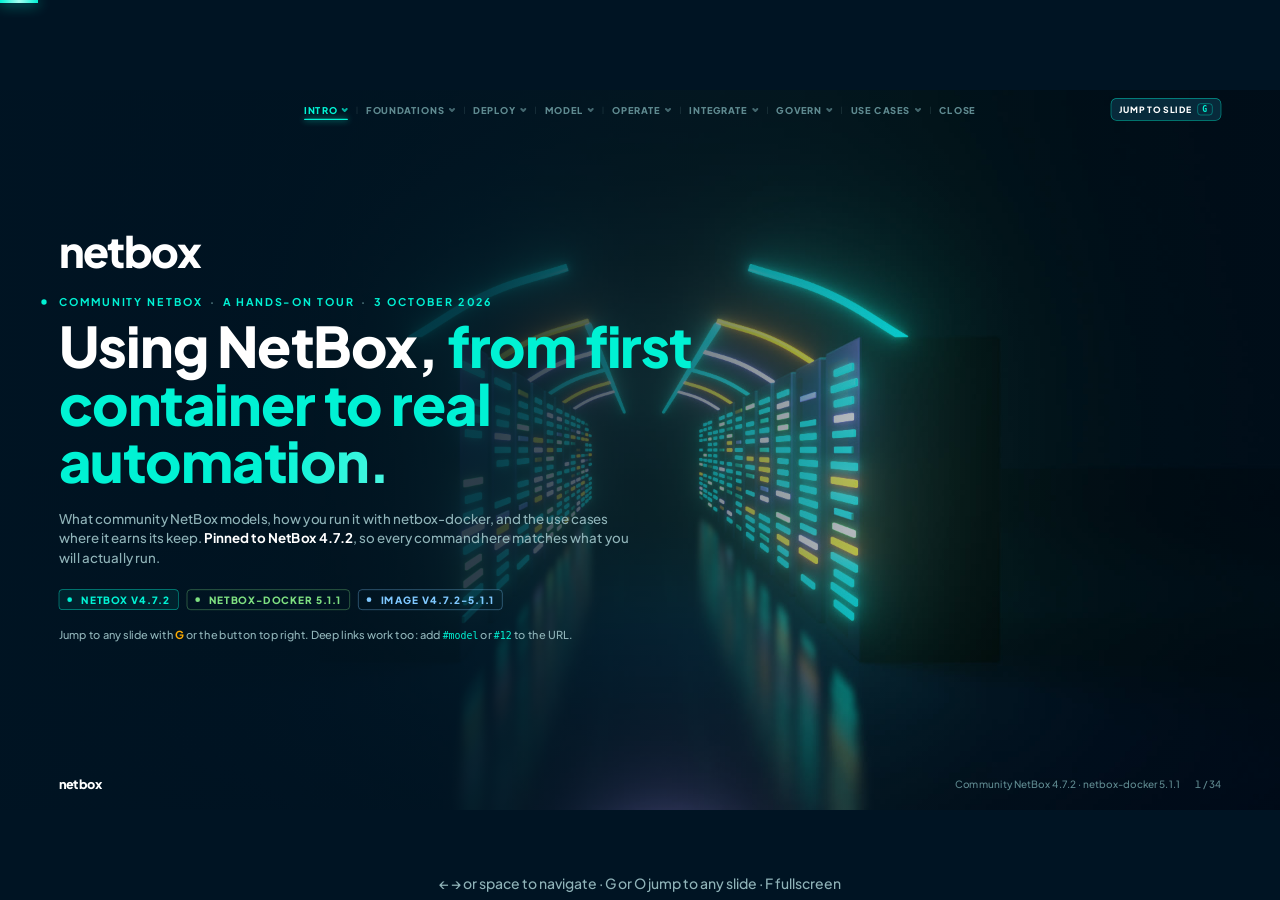
<file: index.html>
<!DOCTYPE html>
<html lang="en">
<head>
<meta charset="utf-8">
<meta name="viewport" content="width=device-width, initial-scale=1">
<!-- HTML slides engine: fixed 1920x1080 stage, topic navigation, step reveals and auto-drawn diagram edges. -->
<title>Using Community NetBox 4.7.2</title>
<link rel="preconnect" href="https://fonts.googleapis.com">
<link rel="stylesheet" href="https://fonts.googleapis.com/css2?family=Plus+Jakarta+Sans:wght@400;500;600;700;800&display=swap">
<style>
  :root{
    --bg:#001423; --panel:#04202f; --panel-2:#072a3b; --panel-3:#083544;
    --line:rgba(0,242,212,.22); --line-strong:rgba(0,242,212,.55);
    --teal:#00f2d4; --teal-dim:#00857d; --text:#ffffff;
    --muted:#8fb3b8; --muted-2:#5f8a90; --yellow:#ffac00; --power:#7ee081; --red:#ff5d5d; --violet:#b39dff;
    --font:"Plus Jakarta Sans",system-ui,-apple-system,"Segoe UI",Helvetica,Arial,sans-serif;
    --mono:"SF Mono",Menlo,Consolas,monospace;
  }
  *{box-sizing:border-box}
  html,body{margin:0;height:100%;background:var(--bg);color:var(--text);font-family:var(--font);overflow:hidden}
  body{font-weight:500;-webkit-font-smoothing:antialiased}
  a{color:var(--teal);text-decoration:none}
  a:hover{text-decoration:underline}
  .viewport{position:fixed;inset:0;background:var(--bg)}
  .stage{position:absolute;left:50%;top:50%;width:1920px;height:1080px;transform-origin:center center;overflow:hidden}
  .slide{position:absolute;inset:0;padding:72px 88px 96px;display:none;flex-direction:column;justify-content:center}
  .slide.active{display:flex}

  .eyebrow{font-size:16px;font-weight:700;letter-spacing:.18em;text-transform:uppercase;color:var(--teal)}
  .eyebrow .sep{color:var(--muted-2);margin:0 10px}
  h1{font-size:44px;line-height:1.08;font-weight:800;margin:12px 0 0;letter-spacing:-.015em;max-width:62ch}
  h1 .accent{color:var(--teal)}
  .lede{font-size:20px;line-height:1.45;color:var(--muted);margin:12px 0 0;max-width:90ch}
  .lede b{color:var(--text)}
  .label{font-size:14px;font-weight:800;letter-spacing:.15em;text-transform:uppercase;color:var(--muted-2)}
  code,.mono{font-family:var(--mono);font-size:.9em;color:var(--teal)}
  .footer{position:absolute;left:88px;right:88px;bottom:28px;display:flex;justify-content:space-between;align-items:center;font-size:15px;color:var(--muted-2);gap:40px}
  .footer .wordmark{font-weight:800;font-size:19px;letter-spacing:-.02em;color:var(--text)}
  .footer .wordmark span{color:var(--teal);font-weight:600;margin-left:4px}
  .footer .num{font-variant-numeric:tabular-nums}
  .prog{position:absolute;left:0;top:0;height:3px;background:var(--teal);box-shadow:0 0 14px var(--teal);z-index:60;transition:width .45s}
  .hint{position:fixed;left:50%;bottom:8px;transform:translateX(-50%);font-size:14px;color:var(--muted);transition:opacity .6s;z-index:70}
  .hint.hide{opacity:0}

  [data-in]{opacity:0;transform:translateY(16px);transition:opacity .45s,transform .45s}
  [data-in].vis{opacity:1;transform:none}

  /* status chips */
  .st{display:inline-flex;align-items:center;gap:6px;font-size:13px;font-weight:800;letter-spacing:.1em;text-transform:uppercase;padding:4px 9px;border-radius:6px;white-space:nowrap;line-height:1}
  .st.ok{color:var(--teal);border:1px solid var(--line-strong);background:rgba(0,242,212,.07)}
  .st.part{color:var(--yellow);border:1px solid rgba(255,172,0,.55);background:rgba(255,172,0,.07)}
  .st.no{color:var(--red);border:1px solid rgba(255,93,93,.55);background:rgba(255,93,93,.07)}
  .st.cf{color:var(--violet);border:1px solid rgba(179,157,255,.5)}
  .st.nat{color:var(--power);border:1px solid rgba(126,224,129,.5)}
  .st.pl{color:#7fc8ff;border:1px solid rgba(127,200,255,.5)}

  .card{background:var(--panel);border:1px solid var(--line);border-radius:14px;padding:18px 22px;display:flex;flex-direction:column;gap:8px;min-height:0}
  .card h3{margin:0;font-size:22px;font-weight:800;letter-spacing:-.01em}
  .card p{margin:0;font-size:18px;line-height:1.45;color:#dbe8ea}
  .card.hl{border-color:var(--line-strong);background:var(--panel-3)}
  .card.warn{border-color:rgba(255,172,0,.4);background:rgba(255,172,0,.05)}
  .card.bad{border-color:rgba(255,93,93,.4);background:rgba(255,93,93,.05)}
  .g2{display:grid;grid-template-columns:repeat(2,1fr);gap:20px}
  .g3{display:grid;grid-template-columns:repeat(3,1fr);gap:20px}
  .g4{display:grid;grid-template-columns:repeat(4,1fr);gap:18px}
  .body{flex:0 0 auto;margin-top:28px;display:flex;flex-direction:column;gap:20px}
  ul.t{margin:0;padding-left:18px;font-size:17.5px;line-height:1.5;color:#dbe8ea}
  ul.t li{margin-bottom:4px}
  ul.t li b{color:var(--text)}
  .note{font-size:16.5px;line-height:1.45;color:var(--muted)}
  .note b{color:var(--yellow)}
  .where{font-family:var(--mono);font-size:13.5px;color:var(--muted);border-top:1px solid rgba(143,179,184,.18);padding-top:8px;margin-top:auto}
  .where a{font-family:var(--mono)}

  pre{margin:0;font-family:var(--mono);font-size:16px;line-height:1.55;color:#dbe8ea;white-space:pre;overflow:hidden}
  pre .c{color:var(--muted-2)} pre .m{color:var(--yellow)} pre .k{color:var(--teal)} pre .r{color:var(--power)} pre .e{color:var(--red)}

  /* tables */
  .tbl{border:1px solid var(--line);border-radius:14px;overflow:hidden;background:var(--panel)}
  .tr{display:grid;align-items:center;border-bottom:1px solid rgba(143,179,184,.13)}
  .tr:last-child{border-bottom:0}
  .tr>div{padding:11px 18px;font-size:17px;line-height:1.35;color:#dbe8ea}
  .tr.h>div{font-size:13px;font-weight:800;letter-spacing:.14em;text-transform:uppercase;color:var(--muted-2);background:var(--panel-2)}
  .tr .n{font-weight:800;color:var(--text)}
  .tr.sec>div{font-size:13px;font-weight:800;letter-spacing:.16em;text-transform:uppercase;color:var(--teal);background:rgba(0,242,212,.05);padding:8px 18px}
  .tr.sec.hi>div{color:var(--yellow);background:rgba(255,172,0,.05)}

  /* title */
  .s-title{justify-content:center}
  .g2,.g3,.g4{align-items:start}
  .g2.eq,.g3.eq,.g4.eq{align-items:stretch}
  .s-title h1{font-size:84px;max-width:18ch;line-height:1.03}
  .lockup{display:flex;align-items:center;gap:22px;margin-bottom:28px}
  .lockup .nb{font-size:30px;font-weight:800;letter-spacing:-.025em}
  .lockup .nb i{font-style:normal;color:var(--teal);font-weight:600;margin-left:5px}
  .lockup .x{width:1px;height:32px;background:rgba(143,179,184,.32)}
  .lockup .cu{font-size:26px;font-weight:700;color:var(--muted)}
  .orbit{position:absolute;right:-180px;top:-160px;width:900px;height:900px;opacity:.45;pointer-events:none}
  .orbit circle{fill:none;stroke:rgba(0,242,212,.16)}
  .legend{display:flex;gap:14px;flex-wrap:wrap;align-items:center;margin-top:30px}
  .legend span.l{font-size:15px;color:var(--muted);font-weight:600;margin-right:10px}

  /* diagram helpers */
  .dia{position:relative;background:var(--panel);border:1px solid var(--line);border-radius:18px;overflow:hidden}
  .dia::before{content:"";position:absolute;inset:0;background-image:radial-gradient(rgba(0,242,212,.06) 1px,transparent 1px);background-size:26px 26px;pointer-events:none}
  .dia svg.w{position:absolute;inset:0;width:100%;height:100%}
  .dia svg.w path{fill:none;stroke:rgba(0,242,212,.45);stroke-width:2}
  .dia svg.w path.y{stroke:rgba(255,172,0,.6);stroke-dasharray:6 6}
  .dia svg.w path.r{stroke:rgba(255,93,93,.6);stroke-dasharray:6 6}
  .dia svg.w path.v{stroke:rgba(179,157,255,.65)}
  .dia svg.w text{font-family:var(--font);font-size:13px;font-weight:700;fill:var(--muted);letter-spacing:.06em}
  .nd{position:absolute;background:var(--panel-2);border:1px solid rgba(0,242,212,.25);border-radius:12px;padding:10px 14px;display:flex;flex-direction:column;gap:3px}
  .nd b{font-size:17px;font-weight:800;letter-spacing:-.01em}
  .nd small{font-size:14.5px;color:var(--muted);font-weight:600;line-height:1.35}
  .nd .v{font-family:var(--mono);font-size:13.5px;color:var(--teal)}
  .nd.co{border-color:rgba(179,157,255,.6);background:rgba(179,157,255,.07)}
  .nd.cfx{border-style:dashed;border-color:rgba(179,157,255,.55)}
  .nd.hero{border-color:var(--teal);background:var(--panel-3);box-shadow:0 0 30px rgba(0,242,212,.15)}
  .nd.gap{border-color:rgba(255,93,93,.55);background:rgba(255,93,93,.06)}
  .nd.ext{border-color:rgba(143,179,184,.35);background:rgba(0,20,35,.6)}
  .nd .k{font-size:12px;font-weight:800;letter-spacing:.14em;text-transform:uppercase;color:var(--muted-2)}

  /* mapping slide */
  .map{display:grid;grid-template-columns:repeat(4,1fr);gap:16px}
  .mp{background:var(--panel);border:1px solid var(--line);border-radius:14px;padding:14px 18px;display:flex;flex-direction:column;gap:7px;border-left:5px solid var(--c,var(--teal))}
  .mp .t{font-size:19px;font-weight:800}
  .mp .s{font-size:14px;color:var(--muted);font-weight:600}
  .mp .row{display:flex;justify-content:space-between;gap:10px;align-items:center;font-size:15.5px;color:#dbe8ea;padding:5px 0;border-top:1px solid rgba(143,179,184,.12)}
  .mp .row code{font-size:13.5px}
  .mp .row>span:first-child{flex:1}
  .dia svg.e{position:absolute;inset:0;width:100%;height:100%;pointer-events:none;overflow:visible}
  .dia svg.e path{fill:none;stroke:rgba(0,242,212,.5);stroke-width:2}
  .dia svg.e path.v{stroke:rgba(179,157,255,.7)}
  .dia svg.e path.r{stroke:rgba(255,93,93,.6);stroke-dasharray:6 6}
  .dia svg.e path.y{stroke:rgba(255,172,0,.6);stroke-dasharray:6 6}
  .dia svg.e text{font-family:var(--font);font-size:13px;font-weight:700;fill:var(--muted);letter-spacing:.05em;paint-order:stroke;stroke:var(--panel);stroke-width:5px}

  /* flow */
  .flow{display:flex;align-items:stretch;gap:0}
  .fs{flex:1;background:var(--panel);border:1px solid var(--line);border-radius:12px;padding:12px 14px;display:flex;flex-direction:column;gap:5px;position:relative}
  .fs + .fs{margin-left:22px}
  .fs + .fs::before{content:"";position:absolute;left:-17px;top:50%;width:10px;height:10px;border-top:3px solid var(--teal);border-right:3px solid var(--teal);transform:translateY(-50%) rotate(45deg)}
  .fs .n{font-size:12px;font-weight:800;letter-spacing:.14em;text-transform:uppercase;color:var(--muted-2)}
  .fs b{font-size:18px;font-weight:800}
  .fs small{font-size:15px;color:var(--muted);font-weight:600;line-height:1.35}
  .fs .st{align-self:flex-start;margin-top:auto}
  .fs.bad{border-color:rgba(255,93,93,.45)}
  .fs.part{border-color:rgba(255,172,0,.45)}

  /* tree */
  .tree{font-family:var(--mono);font-size:17px;line-height:1.75;color:#dbe8ea;white-space:pre}
  .tree .p{color:var(--teal)}
  .tree .z{color:var(--violet)}
  .tree .m{color:var(--muted-2)}
  .tree .rv{color:var(--yellow)}

  /* nested address plan (platform deck style) */
  .ipd{position:relative;height:560px}
  .ipb{position:absolute;border:1px solid rgba(0,242,212,.2);border-radius:14px;background:rgba(4,32,47,.55)}
  .ipb>.h{position:absolute;left:16px;right:16px;top:12px;display:flex;justify-content:space-between;align-items:center;gap:10px;font-size:14px;font-weight:800;letter-spacing:.12em;text-transform:uppercase;color:var(--muted-2)}
  .ipb>.h b{font-family:var(--mono);font-size:16px;letter-spacing:0;text-transform:none;color:var(--text);font-weight:700;margin-left:6px}
  .ipb.vrf{border-style:dashed;border-color:rgba(255,172,0,.35);background:transparent}
  .ipb.vrf>.h{color:rgba(255,172,0,.8)}
  .ipb.pool{border-color:rgba(179,157,255,.45)}
  .ipb.pool>.h{color:var(--violet)}
  .ipb.green{border-style:dashed;border-color:rgba(0,242,212,.45)}
  .tgs{display:flex;gap:6px;flex-wrap:wrap}
  .tg{font-size:14px;font-weight:800;letter-spacing:.04em;text-transform:none;padding:4px 8px;border-radius:6px;border:1px solid rgba(143,179,184,.3);color:var(--muted);white-space:nowrap}
  .tg.z{color:var(--violet);border-color:rgba(179,157,255,.5)}
  .tg.s{color:var(--teal);border-color:var(--line-strong)}
  .ipin{position:absolute;left:12px;right:12px;top:46px;display:flex;flex-direction:column;gap:8px}
  .ipu{display:grid;grid-template-columns:1fr 54px;gap:10px;align-items:center}
  .ipu .bar{height:9px;border-radius:5px;background:rgba(143,179,184,.16);overflow:hidden}
  .ipu .bar i{display:block;height:100%;background:var(--teal);border-radius:5px}
  .ipu em{font-style:normal;font-size:14px;font-weight:800;color:var(--teal);text-align:right;font-variant-numeric:tabular-nums}
  .iprow{display:grid;grid-template-columns:auto 1fr;gap:16px;align-items:center;padding:7px 10px;border-radius:8px;background:rgba(0,20,35,.6);border:1px solid rgba(143,179,184,.16)}
  .iprow .a{font-family:var(--mono);font-size:14.5px;color:var(--teal);white-space:nowrap}
  .iprow .t{font-size:14.5px;font-weight:600;color:var(--muted);text-align:right;line-height:1.25}
  .iprow .t s{text-decoration:none;display:block;font-size:13.5px;color:var(--teal)}
  .iprow.rng{border-style:dashed}
  .iprow.rv .a,.iprow.rv .t s{color:var(--yellow)}
  .iprow.nx{border-style:dashed;border-color:rgba(0,242,212,.4)}
  .ipmore{font-size:14px;font-weight:700;color:var(--muted-2);padding:0 10px}

  /* NetBox links */
  a.nb{display:inline-flex;align-items:center;gap:5px;font-family:var(--mono);font-size:13px;font-weight:700;color:var(--teal);border:1px solid var(--line-strong);border-radius:6px;padding:3px 8px;background:rgba(0,242,212,.06);white-space:nowrap;text-decoration:none;line-height:1.2}
  a.nb::after{content:"\2197";font-family:var(--font)}
  a.nb:hover{background:var(--teal);color:var(--bg);text-decoration:none}
  span.nb.none{display:inline-flex;font-size:12.5px;font-weight:700;color:var(--muted-2);border:1px dashed rgba(143,179,184,.35);border-radius:6px;padding:3px 8px;white-space:nowrap}
  a.lk{color:inherit;text-decoration:underline;text-decoration-color:rgba(0,242,212,.55);text-underline-offset:3px;text-decoration-thickness:1.5px}
  a.lk:hover{color:var(--teal)}
  .links{display:flex;gap:6px;flex-wrap:wrap;margin-top:8px}
  .tr .links{margin-top:0}

  .tbl.tight .tr>div{padding:7px 18px}  .lg{display:inline-block;background-repeat:no-repeat;background-position:left center;background-size:contain;flex:none}
  .footer .right{display:flex;align-items:center;gap:22px}
  /* topic navigation */
  .topics{position:absolute;left:88px;right:88px;top:14px;display:flex;justify-content:center;align-items:center;gap:2px;z-index:80}
  .tsec{position:relative}
  .tsec>button{background:none;border:0;font-family:var(--font);font-size:14px;font-weight:800;letter-spacing:.1em;text-transform:uppercase;color:var(--muted-2);padding:7px 11px;border-radius:8px;cursor:pointer;white-space:nowrap;position:relative;display:flex;align-items:center;gap:6px;transition:color .2s,background .2s}
  .tsec>button svg{width:10px;height:10px;stroke:currentColor;fill:none;stroke-width:3;stroke-linecap:round;stroke-linejoin:round;opacity:.7}
  .tsec:hover>button,.tsec.open>button{color:var(--text);background:rgba(0,242,212,.09)}
  .tsec.cur>button{color:var(--teal)}
  .tsec.cur>button::after{content:"";position:absolute;left:11px;right:11px;bottom:1px;height:2px;border-radius:2px;background:var(--teal);box-shadow:0 0 10px var(--teal)}
  .topics>span{width:1px;height:11px;background:rgba(143,179,184,.22);flex:none}
  .dd{position:absolute;left:50%;top:100%;padding-top:8px;min-width:300px;transform:translate(-50%,-4px);opacity:0;visibility:hidden;transition:opacity .15s,transform .15s,visibility .15s}
  .tsec:hover .dd,.tsec.open .dd{opacity:1;visibility:visible;transform:translate(-50%,0)}
  .tsec.hush .dd{opacity:0;visibility:hidden}
  .dd .in{background:var(--panel-2);border:1px solid var(--line-strong);border-radius:14px;padding:8px;box-shadow:0 24px 60px rgba(0,0,0,.6)}
  .dd button{display:grid;grid-template-columns:30px 1fr;gap:6px;align-items:baseline;width:100%;text-align:left;background:none;border:0;font-family:var(--font);font-size:15px;font-weight:700;color:#dbe8ea;padding:9px 12px;border-radius:9px;cursor:pointer;white-space:nowrap}
  .dd button em{font-style:normal;font-size:14px;color:var(--muted-2);font-weight:800;font-variant-numeric:tabular-nums}
  .dd button:hover{background:rgba(0,242,212,.1);color:var(--text)}
  .dd button.cur{background:var(--panel-3);color:var(--teal)}
  .dd button.cur em{color:var(--teal)}

  /* overview */
  .ov{position:fixed;inset:0;background:rgba(0,10,18,.96);z-index:90;display:none;padding:48px 60px;overflow:auto}
  .ov.on{display:block}
  .ov h2{margin:0 0 20px;font-size:24px}
  .ovg{display:grid;grid-template-columns:repeat(4,1fr);gap:10px}
  .ovg button{text-align:left;background:var(--panel);border:1px solid var(--line);border-radius:10px;padding:12px 15px;color:var(--text);font-family:var(--font);font-size:15px;font-weight:700;cursor:pointer}
  .ovg button:hover,.ovg button.cur{border-color:var(--teal);background:var(--panel-3)}
  .ovg em{font-style:normal;color:var(--teal);margin-right:10px}

  /* ---- deck additions (community NetBox deck) ---- */
  .s-title .bgimg{position:absolute;inset:0;background:var(--bg) center/cover no-repeat}
  .s-title .bgimg::after{content:"";position:absolute;inset:0;background:linear-gradient(90deg,rgba(0,20,35,.96) 0%,rgba(0,20,35,.82) 38%,rgba(0,20,35,.15) 75%,rgba(0,20,35,.35) 100%)}
  .s-title>*:not(.bgimg):not(.footer){position:relative;z-index:1}
  .s-title .vchips{display:flex;gap:12px;flex-wrap:wrap;margin-top:34px}
  .s-title .vchips .st{font-size:15px;padding:7px 12px}

  .shot{position:relative;border-radius:18px;overflow:hidden;border:1px solid var(--line-strong);background:#000014 center/cover no-repeat;box-shadow:0 0 60px rgba(0,242,212,.08)}
  .shot figcaption{position:absolute;left:0;right:0;bottom:0;padding:34px 20px 14px;font-size:14px;font-weight:700;letter-spacing:.06em;color:var(--muted);background:linear-gradient(0deg,rgba(0,20,35,.9),transparent)}
  .split{display:grid;grid-template-columns:1fr 720px;gap:36px;align-items:stretch}
  .split.rev{grid-template-columns:720px 1fr}
  .split>.col{display:flex;flex-direction:column;gap:18px;min-width:0}
  figure.shot{margin:0}

  .code{background:#00101b;border:1px solid var(--line);border-radius:14px;overflow:hidden}
  .code .bar{display:flex;justify-content:space-between;align-items:center;padding:9px 18px;background:var(--panel-2);font-size:13px;font-weight:800;letter-spacing:.14em;text-transform:uppercase;color:var(--muted-2)}
  .code .bar b{color:var(--teal);font-weight:800}
  .code pre{padding:16px 20px;font-size:16px;line-height:1.55}
  pre .s{color:var(--violet)}

  .tr.c2>div:nth-child(1){}
  .tr.c3{grid-template-columns:300px 1fr 330px}
  .tr.c4{grid-template-columns:300px 1fr 1fr 300px}
  .tr.c2{grid-template-columns:420px 1fr}
  .card h3 small{font-size:13px;font-weight:800;letter-spacing:.12em;text-transform:uppercase;color:var(--muted-2);display:block;margin-bottom:4px}
  .card.go{cursor:pointer;border-color:var(--line-strong);transition:border-color .2s,background .2s}
  .card.go.ex .nbr::after{content:"  \00b7  worked example \2192";color:var(--muted);letter-spacing:.1em}
  .card.go:hover{border-color:var(--teal);background:var(--panel-3)}
  .card .nbr{font-size:13px;font-weight:800;letter-spacing:.14em;text-transform:uppercase;color:var(--teal)}
  .keys{display:flex;gap:10px;flex-wrap:wrap}
  .keys kbd{font-family:var(--mono);font-size:15px;color:var(--text);background:var(--panel-2);border:1px solid var(--line-strong);border-bottom-width:3px;border-radius:7px;padding:3px 9px}
  .big{font-size:30px;font-weight:800;letter-spacing:-.01em}
  .big .accent{color:var(--teal)}
  .mono-pill{font-family:var(--mono);font-size:19px;font-weight:700;color:var(--teal);background:rgba(0,242,212,.07);border:1px solid var(--line-strong);border-radius:10px;padding:10px 16px;display:inline-block}

  /* jump control */
  .jumpbtn{position:absolute;right:88px;top:12px;z-index:85;display:flex;align-items:center;gap:8px;background:var(--panel-2);border:1px solid var(--line-strong);border-radius:9px;color:var(--text);font-family:var(--font);font-size:13px;font-weight:800;letter-spacing:.1em;text-transform:uppercase;padding:7px 12px;cursor:pointer}
  .jumpbtn:hover{background:var(--panel-3);border-color:var(--teal)}
  .jumpbtn kbd{font-family:var(--mono);font-size:12px;color:var(--teal);border:1px solid var(--line-strong);border-radius:5px;padding:1px 6px}
  .ovbar{display:flex;gap:16px;align-items:center;margin:0 0 20px}
  .ovbar h2{margin:0}
  .ovbar input{flex:1;max-width:560px;background:var(--panel);border:1px solid var(--line-strong);border-radius:10px;color:var(--text);font-family:var(--font);font-size:17px;font-weight:600;padding:11px 16px;outline:none}
  .ovbar input:focus{border-color:var(--teal);box-shadow:0 0 0 3px rgba(0,242,212,.15)}
  .ovbar span{font-size:14px;color:var(--muted)}
  .ovg button small{display:block;margin-top:4px;font-size:12px;font-weight:800;letter-spacing:.12em;text-transform:uppercase;color:var(--muted-2)}
  .ovg button.off{display:none}
  .ovg button.hit{border-color:var(--teal);background:var(--panel-3)}

  /* plain text wordmark, no logo artwork */
  .footer .brand{display:flex;align-items:center;gap:18px}
  .titlemark{font-size:64px;font-weight:800;letter-spacing:-.035em;line-height:1;margin-bottom:34px}

  /* ---- motion: video loops ---- */
  .bgimg video,.shot video{position:absolute;inset:0;width:100%;height:100%;object-fit:cover;display:block}
  .shot figcaption{z-index:2}
  .s-title .bgimg{background:var(--bg) center/cover no-repeat}
  .s-title .bgimg{z-index:0}
  .s-title .bgimg::after{z-index:1}
  .s-title .footer{z-index:2}

  /* ---- motion: ambient and entrance. Subtle by design, and all of it off for reduced motion ---- */
  @keyframes rise{from{opacity:0;transform:translateY(14px)}to{opacity:1;transform:none}}
  @keyframes fadein{from{opacity:0}to{opacity:1}}
  @keyframes drift{0%{transform:translate(-3%,-2%) scale(1)}100%{transform:translate(3%,2%) scale(1.08)}}
  @keyframes ping{0%{box-shadow:0 0 0 0 rgba(0,242,212,.55)}70%,100%{box-shadow:0 0 0 9px rgba(0,242,212,0)}}
  @keyframes breathe{0%,100%{box-shadow:0 0 0 rgba(0,242,212,0);border-color:var(--line-strong)}50%{box-shadow:0 0 26px rgba(0,242,212,.16);border-color:rgba(0,242,212,.85)}}
  @keyframes chipglow{0%,100%{box-shadow:0 0 0 rgba(0,242,212,0)}50%{box-shadow:0 0 14px rgba(0,242,212,.28)}}
  @keyframes heroglow{0%,100%{box-shadow:0 0 22px rgba(0,242,212,.12)}50%{box-shadow:0 0 44px rgba(0,242,212,.3)}}
  @keyframes sheen{from{background-position:100% 0}to{background-position:0% 0}}
  @keyframes progsheen{from{background-position:0 0}to{background-position:200% 0}}
  @keyframes gridmove{to{background-position:26px 26px}}
  @keyframes nudge{0%,100%{transform:translateY(-50%) rotate(45deg) translate(0,0);opacity:.55}50%{transform:translateY(-50%) rotate(45deg) translate(3px,-3px);opacity:1}}
  @keyframes stepglow{0%,22%,100%{border-color:var(--line);box-shadow:none}7%,15%{border-color:var(--teal);box-shadow:0 0 24px rgba(0,242,212,.18)}}
  @keyframes blinkcaret{0%,49%{opacity:1}50%,100%{opacity:0}}
  @keyframes linein{from{opacity:0;transform:translateX(-8px)}to{opacity:1;transform:none}}
  @keyframes scan{0%{top:-2.2em}100%{top:100%}}
  @keyframes markglow{0%,100%{text-shadow:0 0 0 rgba(0,242,212,0)}50%{text-shadow:0 0 30px rgba(0,242,212,.45)}}
  @keyframes floaty{0%,100%{transform:translateY(0)}50%{transform:translateY(-4px)}}

  .stage::before{content:"";position:absolute;inset:-20%;pointer-events:none;
    background:radial-gradient(620px 420px at 18% 28%,rgba(0,242,212,.07),transparent 70%),radial-gradient(760px 520px at 82% 72%,rgba(179,157,255,.05),transparent 70%);
    animation:drift 30s ease-in-out infinite alternate}

  .slide.active .eyebrow{animation:rise .6s cubic-bezier(.2,.7,.2,1) both}
  .slide.active h1{animation:rise .7s .08s cubic-bezier(.2,.7,.2,1) both}
  .slide.active .lede,.slide.active .vchips{animation:rise .7s .22s cubic-bezier(.2,.7,.2,1) both}
  .slide.active .where{animation:fadein .8s .5s both}
  .slide.active h1 .accent{background:linear-gradient(100deg,var(--teal) 35%,#d6fff9 50%,var(--teal) 65%) 100% 0/250% 100% no-repeat;-webkit-background-clip:text;background-clip:text;-webkit-text-fill-color:transparent;animation:sheen 1.9s .55s ease-out both}

  .eyebrow{position:relative}
  .eyebrow::before{content:"";position:absolute;left:-26px;top:50%;margin-top:-4px;width:8px;height:8px;border-radius:50%;background:var(--teal);animation:ping 2.6s ease-out infinite}

  .prog{background:linear-gradient(90deg,var(--teal),#a6fff1 25%,var(--teal) 50%,#a6fff1 75%,var(--teal));background-size:200% 100%;animation:progsheen 5s linear infinite}
  .card.hl{animation:breathe 5s ease-in-out infinite}
  .st.ok{animation:chipglow 3.4s ease-in-out infinite}
  .vchips .st::before{content:"";display:inline-block;width:7px;height:7px;border-radius:50%;background:currentColor;margin-right:8px;animation:ping 2.6s ease-out infinite}
  .vchips .st:nth-child(2),.vchips .st:nth-child(2)::before{animation-delay:.5s}
  .vchips .st:nth-child(3),.vchips .st:nth-child(3)::before{animation-delay:1s}
  .titlemark{animation:markglow 5s ease-in-out infinite}
  .card.go:hover{transform:translateY(-3px)}
  a.nb::after{display:inline-block;transition:transform .2s}
  a.nb:hover::after{transform:translate(2px,-2px)}

  .slide.active .tbl .tr{animation:rise .5s both}
  .tbl .tr:nth-child(1){animation-delay:.06s!important}.tbl .tr:nth-child(2){animation-delay:.12s!important}.tbl .tr:nth-child(3){animation-delay:.18s!important}
  .tbl .tr:nth-child(4){animation-delay:.24s!important}.tbl .tr:nth-child(5){animation-delay:.3s!important}.tbl .tr:nth-child(6){animation-delay:.36s!important}
  .tbl .tr:nth-child(7){animation-delay:.42s!important}.tbl .tr:nth-child(8){animation-delay:.48s!important}.tbl .tr:nth-child(9){animation-delay:.54s!important}

  .dia::before{animation:gridmove 28s linear infinite}
  .nd.hero{animation:heroglow 4.2s ease-in-out infinite}
  .dia svg.e circle.pk{fill:var(--teal);filter:drop-shadow(0 0 5px var(--teal))}
  .dia svg.e circle.pk.y{fill:var(--yellow);filter:drop-shadow(0 0 5px var(--yellow))}
  .dia svg.e circle.pk.r{fill:var(--red);filter:drop-shadow(0 0 5px var(--red))}
  .dia svg.e circle.pk.v{fill:var(--violet);filter:drop-shadow(0 0 5px var(--violet))}

  .flow .fs + .fs::before{animation:nudge 1.9s ease-in-out infinite}
  .flow .fs:nth-child(3)::before{animation-delay:.25s}.flow .fs:nth-child(4)::before{animation-delay:.5s}
  .flow .fs:nth-child(5)::before{animation-delay:.75s}.flow .fs:nth-child(6)::before{animation-delay:1s}
  .flow .fs:not(.bad):not(.part){animation:stepglow 7s ease-in-out infinite}
  .flow .fs:nth-child(2){animation-delay:1.1s!important}.flow .fs:nth-child(3){animation-delay:2.2s!important}
  .flow .fs:nth-child(4){animation-delay:3.3s!important}.flow .fs:nth-child(5){animation-delay:4.4s!important}.flow .fs:nth-child(6){animation-delay:5.5s!important}

  .code pre{position:relative}
  .code pre .ln:last-child::after{content:"\258C";color:var(--teal);margin-left:2px;animation:blinkcaret 1.1s steps(1) infinite}
  .code .ln{display:block;min-height:1.55em}
  .code[data-in].vis .ln,.slide.active .code:not([data-in]) .ln{animation:linein .45s calc(var(--i) * 45ms + .3s) both}
  .tree{position:relative;overflow:hidden}
  .tree::after{content:"";position:absolute;left:0;right:0;top:-2.2em;height:2em;background:linear-gradient(180deg,transparent,rgba(0,242,212,.07),transparent);animation:scan 6.5s linear infinite;pointer-events:none}

  @media (prefers-reduced-motion:reduce){
    *,*::before,*::after{animation:none!important;transition:none!important}
    .bgimg video,.shot video{display:none}
    .dia svg.e circle.pk{display:none}
  }
</style>
</head>
<body>
<div class="viewport">
<div class="prog" id="prog"></div>
<div class="stage" id="stage">
<nav class="topics" id="topics"></nav>
<button class="jumpbtn" id="jumpbtn" type="button">Jump to slide <kbd>G</kbd></button>
<!-- ============================================================ 1 TITLE -->
<section class="slide s-title active" id="title" data-title="Title" data-topic="Intro">
  <div class="bgimg" style="background-image:url(assets/renders/hero.jpg)" role="img" aria-label="A data centre aisle rendered in Blender, racks lit in teal and amber with glowing overhead cabling"><video class="loop" muted loop playsinline preload="auto" poster="assets/renders/hero.jpg"><source src="assets/renders/hero.mp4" type="video/mp4"></video></div>
  <div class="titlemark">netbox</div>
  <div class="eyebrow">Community NetBox<span class="sep">&middot;</span>A hands-on tour<span class="sep">&middot;</span>3 October 2026</div>
  <h1>Using NetBox, <span class="accent">from first container to real automation.</span></h1>
  <p class="lede" style="margin-top:28px;max-width:62ch">What community NetBox models, how you run it with netbox-docker, and the use cases where it earns its keep. <b>Pinned to NetBox 4.7.2</b>, so every command here matches what you will actually run.</p>
  <div class="vchips">
    <span class="st ok">NetBox v4.7.2</span>
    <span class="st nat">netbox-docker 5.1.1</span>
    <span class="st pl">image v4.7.2-5.1.1</span>
  </div>
  <p class="note" style="margin-top:26px">Jump to any slide with <b>G</b> or the button top right. Deep links work too: add <code>#model</code> or <code>#12</code> to the URL.</p>
  <div class="footer"><div class="brand"><div class="wordmark">netbox</div></div><div class="right"><span>Community NetBox 4.7.2 &middot; netbox-docker 5.1.1</span><div class="num"></div></div></div>
</section>

<!-- ============================================================ 2 AGENDA -->
<section class="slide" id="agenda" data-title="Agenda">
  <div class="eyebrow">Intro<span class="sep">&middot;</span>Where we are going</div>
  <h1>Six chapters, <span class="accent">pick any one to jump in.</span></h1>
  <div class="body">
    <div class="g3 eq">
      <div class="card go" data-goto="foundations" data-in="1"><span class="nbr">01 &middot; Foundations</span><h3>What NetBox is</h3><p>Source of truth, the version story, what is new in 4.7 and the shape of the data model.</p></div>
      <div class="card go" data-goto="deploy" data-in="2"><span class="nbr">02 &middot; Deploy</span><h3>Running it with netbox-docker</h3><p>Five containers, a four-command quick start, hardening and upgrade traps.</p></div>
      <div class="card go" data-goto="model" data-in="3"><span class="nbr">03 &middot; Model</span><h3>Describing your estate</h3><p>DCIM, power and cooling, IPAM, virtualisation and circuits.</p></div>
      <div class="card go" data-goto="operate" data-in="4"><span class="nbr">04 &middot; Operate</span><h3>Customise and automate</h3><p>Custom fields, REST and GraphQL, event rules and custom scripts.</p></div>
      <div class="card go" data-goto="integrate" data-in="5"><span class="nbr">05 &middot; Integrate</span><h3>Plugging it into everything</h3><p>Ansible, Terraform, pynetbox and the plugin ecosystem.</p></div>
      <div class="card go" data-goto="govern" data-in="6"><span class="nbr">06 &middot; Govern and use cases</span><h3>Trust it, then use it</h3><p>Change logging, permissions, SSO, day-2 operations and eight worked use cases.</p></div>
    </div>
    <div class="card" data-in="7" style="flex-direction:row;align-items:center;gap:28px">
      <span class="label">Keys</span>
      <div class="keys"><span><kbd>&larr;</kbd> <kbd>&rarr;</kbd> or <kbd>space</kbd> step through</span><span><kbd>G</kbd> or <kbd>/</kbd> jump and search</span><span><kbd>A</kbd> reveal everything on a slide</span><span><kbd>F</kbd> fullscreen</span><span><kbd>Home</kbd> <kbd>End</kbd></span></div>
    </div>
  </div>
  <div class="footer"><div class="brand"><div class="wordmark">netbox</div></div><div class="right"><span>Community NetBox 4.7.2 &middot; netbox-docker 5.1.1</span><div class="num"></div></div></div>
</section>

<!-- ============================================================ 3 WHY NETBOX -->
<section class="slide" id="foundations" data-title="Why NetBox" data-topic="Foundations">
  <div class="eyebrow">Foundations<span class="sep">&middot;</span>The idea</div>
  <h1>NetBox records what your infrastructure <span class="accent">should be.</span> Everything else checks it.</h1>
  <div class="body">
    <div class="g3 eq">
      <div class="card hl" data-in="1"><h3>Intended state, not observed state</h3><p>Monitoring and discovery tell you what is happening. NetBox holds what you decided: the rack a server belongs in, the prefix a site was given, the circuit that feeds it.</p></div>
      <div class="card" data-in="2"><h3>An opinionated model</h3><p>Sites, racks, devices, cables, prefixes, VLANs, circuits and virtual machines already exist, with the relationships between them. You start modelling on day one instead of designing tables.</p></div>
      <div class="card" data-in="3"><h3>API first</h3><p>Anything you can click in the UI is available over REST and GraphQL. That is what lets automation read NetBox instead of a spreadsheet.</p></div>
    </div>
    <div class="card warn" data-in="4"><h3>What community NetBox does not do</h3><p>It does not poll devices, discover your network or push configuration to hardware. Those jobs belong to other tools that use NetBox as their input, which is exactly the pattern the later chapters show.</p><div class="where">source: <a class="lk" target="_blank" href="https://netboxlabs.com/docs/netbox/">NetBox documentation</a></div></div>
  </div>
  <div class="footer"><div class="brand"><div class="wordmark">netbox</div></div><div class="right"><span>Community NetBox 4.7.2 &middot; netbox-docker 5.1.1</span><div class="num"></div></div></div>
</section>

<!-- ============================================================ 4 VERSIONS -->
<section class="slide" data-title="Two version numbers">
  <div class="eyebrow">Foundations<span class="sep">&middot;</span>Versioning</div>
  <h1>Two version numbers, <span class="accent">one image tag.</span></h1>
  <div class="body">
    <div class="g3 eq">
      <div class="card"><span class="label">NetBox core</span><div class="big">v<span class="accent">4.7.2</span></div><p>Released 29 September 2026. The latest release in the 4.7 series.</p><div class="links"><a class="nb" target="_blank" href="https://github.com/netbox-community/netbox/releases/tag/v4.7.2">release v4.7.2</a></div></div>
      <div class="card"><span class="label">netbox-docker</span><div class="big"><span class="accent">5.1.1</span></div><p>The container packaging. It has its own version and only supports NetBox 4.7.x and above.</p><div class="links"><a class="nb" target="_blank" href="https://github.com/netbox-community/netbox-docker/releases/tag/5.1.1">release 5.1.1</a></div></div>
      <div class="card hl"><span class="label">Image tag to use</span><div class="big" style="font-size:25px"><span class="accent">v4.7.2-5.1.1</span></div><p>NetBox version, a dash, then the netbox-docker version it was built with.</p><div class="links"><a class="nb" target="_blank" href="https://hub.docker.com/r/netboxcommunity/netbox/tags">docker hub tags</a></div></div>
    </div>
    <div class="tbl tight" data-in="1">
      <div class="tr h c3" style="grid-template-columns:320px 1fr 260px"><div>Tag form</div><div>What it means</div><div>Use it for</div></div>
      <div class="tr c3" style="grid-template-columns:320px 1fr 260px"><div class="n"><code>vX.Y.Z-a.b.c</code></div><div>A specific NetBox release with a specific netbox-docker version</div><div><span class="st ok">Production</span></div></div>
      <div class="tr c3" style="grid-template-columns:320px 1fr 260px"><div class="n"><code>vX.Y-a.b.c</code></div><div>The newest patch of one NetBox minor, same netbox-docker version</div><div><span class="st part">Acceptable</span></div></div>
      <div class="tr c3" style="grid-template-columns:320px 1fr 260px"><div class="n"><code>latest-a.b.c</code></div><div>Whatever the newest stable NetBox is, which can change under you</div><div><span class="st no">Not for production</span></div></div>
    </div>
    <p class="note" data-in="2"><b>Watch out:</b> the <code>docker-compose.yml</code> in netbox-docker 5.1.1 defaults to the floating <code>v4.7-5.1.1</code>. Set <code>VERSION</code> yourself to pin it to <code>v4.7.2-5.1.1</code>, and keep the checked-out netbox-docker version in step with the image. The README is explicit that they must match.</p>
    <div class="where">source: <a class="lk" target="_blank" href="https://github.com/netbox-community/netbox-docker#container-image-tags">netbox-docker README, Container Image Tags</a> &middot; image tag published 2 October 2026 on Docker Hub</div>
  </div>
  <div class="footer"><div class="brand"><div class="wordmark">netbox</div></div><div class="right"><span>Community NetBox 4.7.2 &middot; netbox-docker 5.1.1</span><div class="num"></div></div></div>
</section>

<!-- ============================================================ 5 WHAT'S NEW -->
<section class="slide" data-title="What is new in 4.7">
  <div class="eyebrow">Foundations<span class="sep">&middot;</span>NetBox 4.7</div>
  <h1>NetBox 4.7 adds cooling, breakout ports and <span class="accent">a faster, safer API.</span></h1>
  <div class="body">
    <div class="g4 eq">
      <div class="card hl" data-in="1"><h3><small>Model</small>Cooling infrastructure</h3><p>Cooling sources and coolant feeds that mirror power panels and feeds, plus intakes and outflows on devices for CDUs and manifolds.</p></div>
      <div class="card" data-in="2"><h3><small>Model</small>Channelised interfaces</h3><p>Breakout ports modelled natively. One cable to the parent, a traced path per channel.</p></div>
      <div class="card" data-in="3"><h3><small>Model</small>Multi-protocol services</h3><p>One service can expose <code>tcp/53</code> and <code>udp/53</code> through a unified <code>port_mappings</code> field.</p></div>
      <div class="card" data-in="4"><h3><small>Model</small>Module bay types</h3><p>Say which modules a bay accepts, and move an installed module to another bay, even on another device.</p></div>
      <div class="card" data-in="5"><h3><small>API</small>Background bulk writes</h3><p>Add <code>?background=true</code> to a bulk request. You get a 202 and a job to inspect, so big batches stop timing out at the proxy.</p></div>
      <div class="card" data-in="6"><h3><small>API</small>Per-object bulk errors</h3><p>A failed bulk call now names the index of each bad object with its field errors, so you can resubmit only those.</p></div>
      <div class="card" data-in="7"><h3><small>Automation</small>Cached config context</h3><p>Merged config context is pre-rendered per device and VM, then invalidated automatically when inputs change.</p></div>
      <div class="card" data-in="8"><h3><small>Automation</small>Smarter event rules</h3><p>Conditions can compare pre-change and post-change snapshots with new <code>changed</code> and <code>unchanged</code> operators.</p></div>
    </div>
    <div class="where">source: <a class="lk" target="_blank" href="https://netboxlabs.com/docs/netbox/release-notes/version-4.7">NetBox v4.7 release notes</a></div>
  </div>
  <div class="footer"><div class="brand"><div class="wordmark">netbox</div></div><div class="right"><span>Community NetBox 4.7.2 &middot; netbox-docker 5.1.1</span><div class="num"></div></div></div>
</section>

<!-- ============================================================ 6 DATA MODEL -->
<section class="slide" data-title="The data model">
  <div class="eyebrow">Foundations<span class="sep">&middot;</span>The shape of it</div>
  <h1>A few core objects, <span class="accent">nested the way your estate is.</span></h1>
  <div class="body">
    <div class="split">
      <div class="col">
        <div class="card" data-in="1"><div class="tree"><span class="p">Region</span> / <span class="p">Site group</span>                 <span class="m">where in the world</span>
<span class="m">└─</span> <span class="p">Site</span>                             <span class="m">a building or campus</span>
   <span class="m">└─</span> <span class="p">Location</span>                      <span class="m">a room or cage, nestable</span>
      <span class="m">└─</span> <span class="p">Rack</span>                       <span class="m">with numbered units</span>
         <span class="m">└─</span> <span class="p">Device</span>                  <span class="m">has a role, type and status</span>
            <span class="m">├─</span> <span class="z">Interface</span> <span class="m">──</span> <span class="rv">Cable</span> <span class="m">──</span> <span class="z">Interface</span>
            <span class="m">└─</span> <span class="z">IP address</span>, <span class="z">VLAN</span>, <span class="z">power port</span></div></div>
        <p class="note" data-in="2">Cutting across all of it: <b>tenants</b> say who owns something, <b>tags</b> label anything, and <b>custom fields</b> add the attributes only you care about.</p>
        <p class="note" data-in="3">From 4.7 the nested group models (regions, locations, device roles and more) are stored with PostgreSQL <code>ltree</code> rather than django-mptt. Plugin authors need to know. Everyone else just gets faster tree queries.</p>
        <div class="where">source: <a class="lk" target="_blank" href="https://netboxlabs.com/docs/netbox/features/">NetBox features overview</a></div>
      </div>
      <figure class="shot" style="background-image:url(assets/renders/datamodel.jpg)" role="img" aria-label="Five glowing tiers stacked like a pyramid, from region at the bottom to device at the top"><video class="loop" muted loop playsinline preload="auto" poster="assets/renders/datamodel.jpg"><source src="assets/renders/datamodel.mp4" type="video/mp4"></video><figcaption>Region, site, location, rack, device. Each tier narrows to the thing you rack.</figcaption></figure>
    </div>
  </div>
  <div class="footer"><div class="brand"><div class="wordmark">netbox</div></div><div class="right"><span>Community NetBox 4.7.2 &middot; netbox-docker 5.1.1</span><div class="num"></div></div></div>
</section>

<!-- ============================================================ 7 ARCHITECTURE -->
<section class="slide" id="deploy" data-title="Five containers" data-topic="Deploy">
  <div class="eyebrow">Deploy<span class="sep">&middot;</span>What netbox-docker runs</div>
  <h1>Five containers, <span class="accent">one compose file.</span></h1>
  <div class="body">
    <div class="dia" style="height:470px" data-edges="user>nb|HTTP 8080;nb>pg|SQL;nb>rd;nb>rc;wk>pg;wk>rd">
      <div class="nd ext" data-id="user" style="left:60px;top:180px;width:270px"><span class="k">Client</span><b>Browser or API client</b><small>Via your reverse proxy</small></div>
      <div class="nd hero" data-id="nb" style="left:560px;top:50px;width:400px"><span class="k">Service: netbox</span><b>NetBox web and API</b><small>UI, REST, GraphQL</small><span class="v">netboxcommunity/netbox:v4.7.2-5.1.1</span></div>
      <div class="nd" data-id="wk" style="left:560px;top:310px;width:400px"><span class="k">Service: netbox-worker</span><b>Background worker</b><small>Webhooks, scripts, jobs</small><span class="v">same image, runs rqworker</span></div>
      <div class="nd" data-id="pg" style="left:1220px;top:30px;width:440px"><span class="k">Service: postgres</span><b>PostgreSQL 18</b><small>The system of record</small><span class="v">postgres:18-alpine</span></div>
      <div class="nd" data-id="rd" style="left:1220px;top:185px;width:440px"><span class="k">Service: redis</span><b>Valkey 9.1, persistent</b><small>Task queue for background jobs</small><span class="v">appendonly yes</span></div>
      <div class="nd" data-id="rc" style="left:1220px;top:340px;width:440px"><span class="k">Service: redis-cache</span><b>Valkey 9.1, ephemeral</b><small>Cache only, nothing to back up</small><span class="v">no persistence</span></div>
    </div>
    <p class="note">The worker is the same image as the web container, started with a different command. If webhooks, event rules or custom scripts do nothing, check the worker first.</p>
    <div class="where">source: <a class="lk" target="_blank" href="https://github.com/netbox-community/netbox-docker/blob/5.1.1/docker-compose.yml">docker-compose.yml at tag 5.1.1</a></div>
  </div>
  <div class="footer"><div class="brand"><div class="wordmark">netbox</div></div><div class="right"><span>Community NetBox 4.7.2 &middot; netbox-docker 5.1.1</span><div class="num"></div></div></div>
</section>

<!-- ============================================================ 8 QUICK START -->
<section class="slide" data-title="Quick start">
  <div class="eyebrow">Deploy<span class="sep">&middot;</span>Quick start</div>
  <h1>Up and running in a few commands, <span class="accent">pinned to v4.7.2-5.1.1.</span></h1>
  <div class="body">
    <div class="split">
      <div class="col">
        <div class="code"><div class="bar"><span>terminal</span><b>netbox-docker 5.1.1</b></div><pre><span class="c"># 1. Get the netbox-docker files at the version that matches the image</span>
git clone -b <span class="m">5.1.1</span> https://github.com/netbox-community/netbox-docker.git
cd netbox-docker

<span class="c"># 2. Pin the image and publish the web port</span>
echo "VERSION=<span class="m">v4.7.2-5.1.1</span>" &gt; .env
cp docker-compose.override.yml.example docker-compose.override.yml

<span class="c"># 3. Pull and start</span>
docker compose pull
docker compose up -d

<span class="c"># 4. Create the first admin once it is healthy</span>
docker compose exec netbox /opt/netbox/netbox/manage.py createsuperuser</pre></div>
        <p class="note">Give it a few minutes on first start while the database migrates. Then open <code>http://localhost:8000/</code>. The override example maps host port 8000 to the container's 8080.</p>
        <p class="note">Restarting from an empty database a lot? Set the <code>SUPERUSER_*</code> variables in the override file instead of running <code>createsuperuser</code> by hand.</p>
      </div>
      <figure class="shot" style="background-image:url(assets/renders/containers.jpg)" role="img" aria-label="A glowing plinth carrying a large central block with a database cylinder, a cache cube and a worker block linked to it"><video class="loop" muted loop playsinline preload="auto" poster="assets/renders/containers.jpg"><source src="assets/renders/containers.mp4" type="video/mp4"></video><figcaption>NetBox in the middle, its database, cache and worker around it.</figcaption></figure>
    </div>
    <div class="where">source: <a class="lk" target="_blank" href="https://github.com/netbox-community/netbox-docker#quickstart">netbox-docker README, Quickstart</a> &middot; <a class="lk" target="_blank" href="https://github.com/netbox-community/netbox-docker/wiki/Getting-Started">Getting Started wiki</a></div>
  </div>
  <div class="footer"><div class="brand"><div class="wordmark">netbox</div></div><div class="right"><span>Community NetBox 4.7.2 &middot; netbox-docker 5.1.1</span><div class="num"></div></div></div>
</section>

<!-- ============================================================ 9 HARDENING -->
<section class="slide" data-title="Configure and harden">
  <div class="eyebrow">Deploy<span class="sep">&middot;</span>Before anyone else logs in</div>
  <h1>The defaults get you running. <span class="accent">They are not a production setup.</span></h1>
  <div class="body">
    <div class="g3 eq">
      <div class="card" data-in="1"><h3>Where configuration lives</h3><ul class="t"><li><code>env/netbox.env</code>, <code>postgres.env</code>, <code>redis.env</code> for settings</li><li><code>configuration/</code> mounted read-only at <code>/etc/netbox/config</code></li><li><code>plugins.py</code>, <code>ldap/</code> and <code>extra.py</code> live in that folder</li></ul></div>
      <div class="card" data-in="2"><h3>What persists</h3><ul class="t"><li><code>netbox-postgres</code> the database</li><li><code>netbox-redis-data</code> the task queue</li><li><code>netbox-media-files</code> uploads</li><li><code>netbox-scripts-files</code> and <code>netbox-reports-files</code> your custom code</li></ul></div>
      <div class="card warn" data-in="3"><h3>Change before go-live</h3><ul class="t"><li>The example database and Redis passwords in <code>env/</code></li><li>The shipped <code>API_TOKEN_PEPPER_1</code>, a public example value</li><li><code>CORS_ORIGIN_ALLOW_ALL=True</code>, which is set by default</li><li>Mail settings, which point at <code>localhost</code></li></ul></div>
    </div>
    <div class="g2 eq" data-in="4">
      <div class="card hl"><h3>Put TLS in front</h3><p>The container speaks plain HTTP on 8080. Terminate TLS on a reverse proxy or load balancer, and publish only that.</p></div>
      <div class="card hl"><h3>Add single sign-on early</h3><p>The override example ships Okta and Google environment variables, and the config folder has an LDAP slot. Adding SSO after people have local accounts is harder than starting with it.</p></div>
    </div>
    <div class="where">source: netbox-docker 5.1.1 <a class="lk" target="_blank" href="https://github.com/netbox-community/netbox-docker/tree/5.1.1/env">env/</a> and <a class="lk" target="_blank" href="https://github.com/netbox-community/netbox-docker/blob/5.1.1/docker-compose.override.yml.example">docker-compose.override.yml.example</a></div>
  </div>
  <div class="footer"><div class="brand"><div class="wordmark">netbox</div></div><div class="right"><span>Community NetBox 4.7.2 &middot; netbox-docker 5.1.1</span><div class="num"></div></div></div>
</section>

<!-- ============================================================ 10 REQUIREMENTS AND UPGRADES -->
<section class="slide" data-title="Requirements and upgrades">
  <div class="eyebrow">Deploy<span class="sep">&middot;</span>Read this before upgrading</div>
  <h1>4.7 raised the floor, and 4.7.2 <span class="accent">closes a token exposure.</span></h1>
  <div class="body">
    <div class="g3 eq">
      <div class="card hl" data-in="1"><h3>Hard requirements</h3><ul class="t"><li><b>PostgreSQL 15 or later.</b> 14 is dropped and the upgrade aborts on it</li><li>The <b><code>ltree</code></b> extension. NetBox installs it if the database user has <code>CREATE</code> on the database</li><li><b>Redis 6.0 or later.</b> 5.x is dropped. netbox-docker uses Valkey</li></ul></div>
      <div class="card warn" data-in="2"><h3>Plan a maintenance window</h3><p>The move from django-mptt to <code>ltree</code> locks tables and backfills them, and the upgrade then rebuilds the config context cache with one update per device and VM. On a large estate that can take minutes, and it is not practically reversible.</p></div>
      <div class="card bad" data-in="3"><h3>Security: replace exposed tokens</h3><p>In 4.7.0 and 4.7.1, API tokens created through background bulk requests were recorded in plaintext in job results, readable by anyone who can view jobs. 4.7.2 rejects such requests. Treat any token made that way as exposed and replace it.</p></div>
    </div>
    <div class="card warn" data-in="4"><h3>If you restored a database from a v4.7.0 dump</h3><p>The triggers that cascade hierarchical paths were not recreated by that restore, so renaming or moving a region, location, tenant group or similar did not update its descendants. Upgrading reinstalls the triggers but does not repair values already stale. The documentation has a procedure to detect and correct them.</p><div class="links"><a class="nb" target="_blank" href="https://netboxlabs.com/docs/netbox/administration/repairing-hierarchical-paths">repairing hierarchical paths</a></div></div>
    <div class="where">source: <a class="lk" target="_blank" href="https://netboxlabs.com/docs/netbox/release-notes/version-4.7">v4.7 release notes</a> (v4.7.0, v4.7.1 and v4.7.2 warnings) &middot; upgrade with netbox-docker by bumping <code>VERSION</code> and the checked-out tag together</div>
  </div>
  <div class="footer"><div class="brand"><div class="wordmark">netbox</div></div><div class="right"><span>Community NetBox 4.7.2 &middot; netbox-docker 5.1.1</span><div class="num"></div></div></div>
</section>

<!-- ============================================================ 11 DCIM -->
<section class="slide" id="model" data-title="DCIM: the physical estate" data-topic="Model">
  <div class="eyebrow">Model<span class="sep">&middot;</span>DCIM</div>
  <h1>Describe the physical estate once, <span class="accent">down to the cable.</span></h1>
  <div class="body">
    <div class="tbl tight">
      <div class="tr h c3"><div>Object</div><div>What it holds</div><div>Reference</div></div>
      <div class="tr c3"><div class="n">Site</div><div>A building or campus, with status, address, time zone and physical location</div><div class="links"><a class="nb" target="_blank" href="https://netboxlabs.com/docs/netbox/models/dcim/site">models/dcim/site</a></div></div>
      <div class="tr c3"><div class="n">Location</div><div>Rooms, floors and cages inside a site. They nest, so a cage can sit inside a room</div><div class="links"><a class="nb" target="_blank" href="https://netboxlabs.com/docs/netbox/models/dcim/location">models/dcim/location</a></div></div>
      <div class="tr c3"><div class="n">Rack</div><div>Numbered units, reservations, and rack types so one definition covers many racks</div><div class="links"><a class="nb" target="_blank" href="https://netboxlabs.com/docs/netbox/models/dcim/rack">models/dcim/rack</a></div></div>
      <div class="tr c3"><div class="n">Device</div><div>Created from a device type, with a role, platform, status, rack position and primary IP</div><div class="links"><a class="nb" target="_blank" href="https://netboxlabs.com/docs/netbox/models/dcim/device">models/dcim/device</a></div></div>
      <div class="tr c3"><div class="n">Interface and ports</div><div>Network, console and power ports, each cabled to another device's port</div><div class="links"><a class="nb" target="_blank" href="https://netboxlabs.com/docs/netbox/models/dcim/interface">models/dcim/interface</a></div></div>
      <div class="tr c3"><div class="n">Cable</div><div>Joins two terminations. NetBox traces the whole path end to end, through patch panels and circuits</div><div class="links"><a class="nb" target="_blank" href="https://netboxlabs.com/docs/netbox/models/dcim/cable">models/dcim/cable</a></div></div>
    </div>
    <div class="g2 eq">
      <div class="card" data-in="1"><h3>Why it pays off</h3><p>"What is plugged into that switch port?" and "which rack has six free units and spare power?" stop being questions you answer by walking the floor.</p></div>
      <div class="card" data-in="2"><h3>Bulk loading</h3><p>Every list view has CSV and YAML import. 4.7 also supports bulk import of cables with several terminations on each side.</p></div>
    </div>
  </div>
  <div class="footer"><div class="brand"><div class="wordmark">netbox</div></div><div class="right"><span>Community NetBox 4.7.2 &middot; netbox-docker 5.1.1</span><div class="num"></div></div></div>
</section>

<!-- ============================================================ 12 DEVICE TYPES -->
<section class="slide" data-title="Device types and modules">
  <div class="eyebrow">Model<span class="sep">&middot;</span>Hardware templates</div>
  <h1>Define a model of hardware once. <span class="accent">Every device inherits its ports.</span></h1>
  <div class="body">
    <div class="g2 eq">
      <div class="card hl" data-in="1"><h3>Device types are templates</h3><p>A device type lists the interfaces, console ports, power ports and bays a model has. Create a device of that type and all its components appear, named and numbered. Edit the template and new devices pick up the change.</p><div class="links"><a class="nb" target="_blank" href="https://netboxlabs.com/docs/netbox/models/dcim/devicetype">models/dcim/devicetype</a><a class="nb" target="_blank" href="https://github.com/netbox-community/devicetype-library">devicetype-library</a></div></div>
      <div class="card" data-in="2"><h3>Modules for modular kit</h3><p>Chassis with line cards, transceivers or expansion cards use module bays and module types. Installing a module can create its interfaces with the right names.</p><div class="links"><a class="nb" target="_blank" href="https://netboxlabs.com/docs/netbox/models/dcim/moduletype">models/dcim/moduletype</a></div></div>
      <div class="card" data-in="3"><h3>New in 4.7: bay types and moves</h3><p>Module bay types declare what fits where, for example an SFP28 cage or a PCIe x16 slot, and NetBox validates that a module suits its bay. An installed module, with its whole subtree, can now be moved to another bay instead of being deleted and recreated.</p></div>
      <div class="card" data-in="4"><h3>New in 4.7: lifecycle date</h3><p>Device types and module types gain an <code>end_of_life</code> date. Filter on it and you have a hardware refresh list without a separate spreadsheet.</p></div>
    </div>
    <div class="where">source: <a class="lk" target="_blank" href="https://netboxlabs.com/docs/netbox/release-notes/version-4.7">v4.7 release notes</a> &middot; the community library holds ready-made device type definitions you can import</div>
  </div>
  <div class="footer"><div class="brand"><div class="wordmark">netbox</div></div><div class="right"><span>Community NetBox 4.7.2 &middot; netbox-docker 5.1.1</span><div class="num"></div></div></div>
</section>

<!-- ============================================================ 13 POWER AND COOLING -->
<section class="slide" data-title="Power and cooling">
  <div class="eyebrow">Model<span class="sep">&middot;</span>Power and, new in 4.7, cooling</div>
  <h1>Power was always modelled end to end. <span class="accent">Cooling now mirrors it.</span></h1>
  <div class="body">
    <div class="g2 eq">
      <div class="card" data-in="1"><h3>Power chain</h3>
        <div class="flow" style="margin-top:6px">
          <div class="fs"><span class="n">Source</span><b>Power panel</b><small>Site or location</small></div>
          <div class="fs"><span class="n">Circuit</span><b>Power feed</b><small>To a rack</small></div>
          <div class="fs"><span class="n">Device</span><b>Power port</b><small>Draw and capacity</small></div>
        </div>
        <p class="note" style="margin-top:12px">Panels, feeds, power ports and outlets let you check a rack's budget before you rack the next server.</p></div>
      <div class="card hl" data-in="2"><h3>Cooling chain, new in 4.7</h3>
        <div class="flow" style="margin-top:6px">
          <div class="fs"><span class="n">Source</span><b>Cooling source</b><small>Chiller, tower, dry cooler</small></div>
          <div class="fs"><span class="n">Loop</span><b>Cooling feed</b><small>Coolant to a rack</small></div>
          <div class="fs"><span class="n">Device</span><b>Intake</b><small>Cold plate or CDU inlet</small></div>
        </div>
        <p class="note" style="margin-top:12px">Coolant distribution units and manifolds are ordinary devices that carry cooling intakes and outflows.</p></div>
    </div>
    <div class="card" data-in="3"><h3>Prefer to keep it light?</h3><p>You do not have to model the plumbing. A <code>cooling_method</code> of air, liquid, hybrid or immersion is available on devices and device types, and racks can record <code>cooling_capability</code> and <code>cooling_capacity</code>. That is enough to plan liquid-cooled capacity without drawing every pipe.</p></div>
    <div class="where">source: <a class="lk" target="_blank" href="https://netboxlabs.com/docs/netbox/release-notes/version-4.7">v4.7 release notes, Cooling Infrastructure Modeling</a></div>
  </div>
  <div class="footer"><div class="brand"><div class="wordmark">netbox</div></div><div class="right"><span>Community NetBox 4.7.2 &middot; netbox-docker 5.1.1</span><div class="num"></div></div></div>
</section>

<!-- ============================================================ 14 IPAM -->
<section class="slide" data-title="IPAM">
  <div class="eyebrow">Model<span class="sep">&middot;</span>IP address management</div>
  <h1>One place for every prefix, address and VLAN, <span class="accent">tied to the kit that uses them.</span></h1>
  <div class="body">
    <div class="tbl tight">
      <div class="tr h c3"><div>Object</div><div>What it is for</div><div>Reference</div></div>
      <div class="tr c3"><div class="n">Aggregate and RIR</div><div>The top-level blocks you own or are allocated, by registry</div><div class="links"><a class="nb" target="_blank" href="https://netboxlabs.com/docs/netbox/models/ipam/aggregate">models/ipam/aggregate</a></div></div>
      <div class="tr c3"><div class="n">Prefix</div><div>A network with a status of container, active, reserved or deprecated. Utilisation is calculated for you</div><div class="links"><a class="nb" target="_blank" href="https://netboxlabs.com/docs/netbox/models/ipam/prefix">models/ipam/prefix</a></div></div>
      <div class="tr c3"><div class="n">IP address and range</div><div>Individual addresses assigned to interfaces, plus ranges for DHCP pools</div><div class="links"><a class="nb" target="_blank" href="https://netboxlabs.com/docs/netbox/models/ipam/ipaddress">models/ipam/ipaddress</a></div></div>
      <div class="tr c3"><div class="n">VRF</div><div>Separate routing tables, so overlapping private space does not collide</div><div class="links"><a class="nb" target="_blank" href="https://netboxlabs.com/docs/netbox/models/ipam/vrf">models/ipam/vrf</a></div></div>
      <div class="tr c3"><div class="n">VLAN and VLAN group</div><div>Layer 2 segments, grouped by site or by scope, and linked to prefixes</div><div class="links"><a class="nb" target="_blank" href="https://netboxlabs.com/docs/netbox/models/ipam/vlan">models/ipam/vlan</a></div></div>
      <div class="tr c3"><div class="n">ASN</div><div>Autonomous system numbers, assignable to sites</div><div class="links"><a class="nb" target="_blank" href="https://netboxlabs.com/docs/netbox/models/ipam/asn">models/ipam/asn</a></div></div>
      <div class="tr c3"><div class="n">Service</div><div>An application on a device or VM. 4.7 allows several protocols on one service, for example DNS on tcp/53 and udp/53</div><div class="links"><a class="nb" target="_blank" href="https://netboxlabs.com/docs/netbox/models/ipam/service">models/ipam/service</a></div></div>
    </div>
    <p class="note" data-in="1">In 4.7 the old <code>protocol</code> and <code>ports</code> fields on services became a single <code>port_mappings</code> field. The REST API still accepts the legacy pair on write, but ORM code that passed them directly now fails, so check your scripts and plugins.</p>
  </div>
  <div class="footer"><div class="brand"><div class="wordmark">netbox</div></div><div class="right"><span>Community NetBox 4.7.2 &middot; netbox-docker 5.1.1</span><div class="num"></div></div></div>
</section>

<!-- ============================================================ 15 ADDRESS PLAN -->
<section class="slide" data-title="An address plan">
  <div class="eyebrow">Model<span class="sep">&middot;</span>IPAM in practice</div>
  <h1>Read an address plan at a glance, <span class="accent">and ask for the next free block.</span></h1>
  <div class="body">
    <div class="split">
      <div class="col">
        <div class="card" data-in="1"><div class="tree"><span class="p">10.0.0.0/8</span>                       <span class="m">aggregate, RFC 1918</span>
<span class="m">├─ </span><span class="p">10.10.0.0/16</span>       <span class="z">container</span>  <span class="m">London</span>
<span class="m">│  ├─ </span><span class="p">10.10.1.0/24</span>    <span class="z">active</span>     <span class="m">servers, VLAN 110</span>
<span class="m">│  ├─ </span><span class="p">10.10.2.0/24</span>    <span class="z">active</span>     <span class="m">users, VLAN 120</span>
<span class="m">│  └─ </span><span class="p">10.10.9.0/24</span>    <span class="rv">reserved</span>   <span class="m">future DMZ</span>
<span class="m">└─ </span><span class="p">10.20.0.0/16</span>       <span class="z">container</span>  <span class="m">Frankfurt</span></div></div>
        <div class="g2 eq" data-in="2">
          <div class="card"><h3>Utilisation for free</h3><p>Every prefix shows how much of it is used, rolled up through its children.</p></div>
          <div class="card"><h3>Allocate, do not guess</h3><p>Ask a prefix for its next available IP or child prefix, from the UI or the API.</p></div>
        </div>
        <div class="where">source: <a class="lk" target="_blank" href="https://netboxlabs.com/docs/netbox/features/ipam">IPAM features</a> &middot; example addresses are private-range illustrations</div>
      </div>
      <figure class="shot" style="background-image:url(assets/renders/ipam.jpg)" role="img" aria-label="A grid of glowing towers viewed from above, teal for moderately used and amber for heavily used, like a city of address blocks"><video class="loop" muted loop playsinline preload="auto" poster="assets/renders/ipam.jpg"><source src="assets/renders/ipam.mp4" type="video/mp4"></video><figcaption>An address plan as a city. Taller and amber means fuller.</figcaption></figure>
    </div>
  </div>
  <div class="footer"><div class="brand"><div class="wordmark">netbox</div></div><div class="right"><span>Community NetBox 4.7.2 &middot; netbox-docker 5.1.1</span><div class="num"></div></div></div>
</section>

<!-- ============================================================ 16 VIRTUALISATION -->
<section class="slide" data-title="Virtualisation">
  <div class="eyebrow">Model<span class="sep">&middot;</span>Clusters and virtual machines</div>
  <h1>Hypervisors are devices. <span class="accent">Guests are virtual machines, on the same IP plan.</span></h1>
  <div class="body">
    <div class="g3 eq">
      <div class="card" data-in="1"><h3>Clusters</h3><p>Group hosts into a cluster of a type you define, for example VMware, Proxmox or Kubernetes, optionally scoped to a site. Hypervisors stay ordinary devices in racks.</p><div class="links"><a class="nb" target="_blank" href="https://netboxlabs.com/docs/netbox/models/virtualization/cluster">models/virtualization/cluster</a></div></div>
      <div class="card" data-in="2"><h3>Virtual machines</h3><p>Record vCPUs, memory, disks, role, platform and status. Give them interfaces and assign IPs from the same prefixes your physical kit uses.</p><div class="links"><a class="nb" target="_blank" href="https://netboxlabs.com/docs/netbox/models/virtualization/virtualmachine">models/virtualization/virtualmachine</a></div></div>
      <div class="card hl" data-in="3"><h3>One search for everything</h3><p>Search an IP address and find the VM, its cluster, the host it sits on and the rack that host is in. That chain is the whole point of modelling both sides.</p></div>
    </div>
    <p class="note" data-in="4"><b>Be honest about scope:</b> community NetBox stores what you tell it. It does not read vCenter or a cloud account for you. Teams populate it from their platform with scripts or the API, which the integration chapter covers.</p>
  </div>
  <div class="footer"><div class="brand"><div class="wordmark">netbox</div></div><div class="right"><span>Community NetBox 4.7.2 &middot; netbox-docker 5.1.1</span><div class="num"></div></div></div>
</section>

<!-- ============================================================ 17 CIRCUITS -->
<section class="slide" data-title="Circuits and providers">
  <div class="eyebrow">Model<span class="sep">&middot;</span>Carriers and connectivity</div>
  <h1>Know every circuit, who supplies it, <span class="accent">and where it lands.</span></h1>
  <div class="body">
    <div class="split rev">
      <figure class="shot" style="background-image:url(assets/renders/globe.jpg)" role="img" aria-label="A wireframe globe with amber arcs connecting glowing site markers around the world"><video class="loop" muted loop playsinline preload="auto" poster="assets/renders/globe.jpg"><source src="assets/renders/globe.mp4" type="video/mp4"></video><figcaption>Sites around the world, joined by the circuits that connect them.</figcaption></figure>
      <div class="col">
        <div class="tbl tight" data-in="1">
          <div class="tr h c2" style="grid-template-columns:250px 1fr"><div>Object</div><div>Role</div></div>
          <div class="tr c2" style="grid-template-columns:250px 1fr"><div class="n">Provider</div><div>The carrier, with account details and contacts</div></div>
          <div class="tr c2" style="grid-template-columns:250px 1fr"><div class="n">Circuit type</div><div>Internet, MPLS, dark fibre and so on</div></div>
          <div class="tr c2" style="grid-template-columns:250px 1fr"><div class="n">Circuit</div><div>The service, with its ID, status, commit rate and install date</div></div>
          <div class="tr c2" style="grid-template-columns:250px 1fr"><div class="n">Termination</div><div>A and Z ends, each pointing at a site or provider network</div></div>
        </div>
        <p class="note" data-in="2">Cable a circuit termination to a device interface and the path trace runs from your router, across the circuit, to the far site. Add a custom field for contract renewal date and you have a renewals report.</p>
        <div class="links" data-in="3"><a class="nb" target="_blank" href="https://netboxlabs.com/docs/netbox/models/circuits/circuit">models/circuits/circuit</a><a class="nb" target="_blank" href="https://netboxlabs.com/docs/netbox/models/circuits/provider">models/circuits/provider</a></div>
      </div>
    </div>
  </div>
  <div class="footer"><div class="brand"><div class="wordmark">netbox</div></div><div class="right"><span>Community NetBox 4.7.2 &middot; netbox-docker 5.1.1</span><div class="num"></div></div></div>
</section>

<!-- ============================================================ 18 CUSTOMISE -->
<section class="slide" id="operate" data-title="Make it yours" data-topic="Operate">
  <div class="eyebrow">Operate<span class="sep">&middot;</span>Customisation</div>
  <h1>Bend the model to your estate <span class="accent">without forking anything.</span></h1>
  <div class="body">
    <div class="g3 eq">
      <div class="card hl" data-in="1"><h3>Custom fields</h3><p>Add your own attributes to almost any object: text, integer, boolean, date, URL, JSON, a pick list or a reference to another object. They show in the UI, filters, exports and both APIs.</p><p class="note">4.7: selection fields now return both the raw value and its label in REST and GraphQL, for example <code>{"value": "datacenter", "label": "Data Center"}</code>.</p><div class="links"><a class="nb" target="_blank" href="https://netboxlabs.com/docs/netbox/customization/custom-fields">customization/custom-fields</a></div></div>
      <div class="card" data-in="2"><h3>Tags and config contexts</h3><p>Tags label anything for filtering. Config contexts attach JSON data to devices and VMs by site, role, platform, tenant or tag, then merge it, which is how you hold NTP servers or syslog targets once.</p><p class="note">4.7 pre-renders and caches the merged result per device and VM.</p><div class="links"><a class="nb" target="_blank" href="https://netboxlabs.com/docs/netbox/features/context-data">features/context-data</a></div></div>
      <div class="card" data-in="3"><h3>Make the UI fit</h3><p>Custom links jump from an object to your other tools. Export templates render data in any text format. Saved filters and dashboards give each team their own starting view.</p><div class="links"><a class="nb" target="_blank" href="https://netboxlabs.com/docs/netbox/customization/custom-links">custom-links</a><a class="nb" target="_blank" href="https://netboxlabs.com/docs/netbox/customization/export-templates">export-templates</a></div></div>
    </div>
    <div class="card" data-in="4"><h3>Config templates</h3><p>Write a Jinja2 template once, attach it to a device or role, and NetBox renders that device's configuration from its own data and merged config context. Rendering is core. Pushing the result to the device is left to your automation.</p><div class="links"><a class="nb" target="_blank" href="https://netboxlabs.com/docs/netbox/features/configuration-rendering">features/configuration-rendering</a></div></div>
  </div>
  <div class="footer"><div class="brand"><div class="wordmark">netbox</div></div><div class="right"><span>Community NetBox 4.7.2 &middot; netbox-docker 5.1.1</span><div class="num"></div></div></div>
</section>

<!-- ============================================================ 19 REST API -->
<section class="slide" data-title="REST API">
  <div class="eyebrow">Operate<span class="sep">&middot;</span>REST API</div>
  <h1>Everything in the UI is on the REST API, <span class="accent">with the docs built in.</span></h1>
  <div class="body">
    <div class="split" style="grid-template-columns:1fr 600px">
      <div class="code"><div class="bar"><span>curl</span><b>/api/</b></div><pre><span class="c"># List active sites</span>
curl -s -H "Authorization: Bearer $TOKEN" \
     -H "Accept: application/json" \
     "$NETBOX/api/dcim/sites/?status=active&amp;limit=5"

<span class="c"># Create a site</span>
curl -s -X POST \
     -H "Authorization: Bearer $TOKEN" \
     -H "Content-Type: application/json" \
     "$NETBOX/api/dcim/sites/" \
     --data '{"name": "London 1", "slug": "lon1",
              "status": "active"}'

<span class="c"># Change one field</span>
curl -s -X PATCH \
     -H "Authorization: Bearer $TOKEN" \
     -H "Content-Type: application/json" \
     "$NETBOX/api/dcim/sites/1/" \
     --data '{"description": "Primary DC"}'</pre></div>
      <div class="col">
        <div class="card" data-in="1"><h3>Tokens</h3><p>Create one on your profile page. The server generates it, you cannot choose it, and you can only see it once, so store it straight away. A token can be read-only or write-enabled.</p></div>
        <div class="card hl" data-in="2"><h3>Bulk writes, 4.7 style</h3><p>Send a list to a list endpoint to create or update many objects. Append <code>?background=true</code> to run it as a job. A <code>202</code> only means accepted, so check the job's final status.</p></div>
        <div class="card" data-in="3"><h3>Explore it</h3><p>Your instance serves interactive API docs at <code>/api/docs/</code>.</p><div class="links"><a class="nb" target="_blank" href="https://netboxlabs.com/docs/netbox/integrations/rest-api">integrations/rest-api</a></div></div>
      </div>
    </div>
  </div>
  <div class="footer"><div class="brand"><div class="wordmark">netbox</div></div><div class="right"><span>Community NetBox 4.7.2 &middot; netbox-docker 5.1.1</span><div class="num"></div></div></div>
</section>

<!-- ============================================================ 20 GRAPHQL -->
<section class="slide" data-title="GraphQL">
  <div class="eyebrow">Operate<span class="sep">&middot;</span>GraphQL</div>
  <h1>Ask for exactly the fields you need, <span class="accent">across related objects, in one call.</span></h1>
  <div class="body">
    <div class="split" style="grid-template-columns:1fr 1fr">
      <div class="code"><div class="bar"><span>query</span><b>/graphql/</b></div><pre>query {
  device_list(pagination: {offset: 0, limit: 20}) {
    name
    interfaces(filters: {enabled: true}) {
      name
    }
  }
}</pre></div>
      <div class="code"><div class="bar"><span>curl</span><b>one-liner</b></div><pre>curl -s \
  -H "Authorization: Bearer $TOKEN" \
  -H "Content-Type: application/json" \
  "$NETBOX/graphql/" \
  --data '{"query": "query {circuit_list(
    filters:{status: STATUS_ACTIVE})
    {cid provider {name}}}"}'</pre></div>
    </div>
    <div class="g3 eq">
      <div class="card" data-in="1"><h3>Why use it</h3><p>REST returns whole objects and makes you follow links. GraphQL returns one tree shaped like your question, which suits dashboards and inventory builds.</p></div>
      <div class="card" data-in="2"><h3>Filter the nested bits</h3><p>Filters work on related objects too, as the enabled-interfaces example shows, and combine with <code>OR</code> and <code>NOT</code>.</p></div>
      <div class="card warn" data-in="3"><h3>Mind the 4.7 changes</h3><p>Service filters changed shape: <code>ports</code> became flat <code>port</code> lookups and protocol enum members lost their <code>ROLE_</code> prefix.</p></div>
    </div>
    <div class="where">source: <a class="lk" target="_blank" href="https://netboxlabs.com/docs/netbox/integrations/graphql-api">GraphQL API documentation</a> &middot; enabled by <code>GRAPHQL_ENABLED=true</code> in the netbox-docker env file</div>
  </div>
  <div class="footer"><div class="brand"><div class="wordmark">netbox</div></div><div class="right"><span>Community NetBox 4.7.2 &middot; netbox-docker 5.1.1</span><div class="num"></div></div></div>
</section>

<!-- ============================================================ 21 EVENT RULES -->
<section class="slide" data-title="Event rules and webhooks">
  <div class="eyebrow">Operate<span class="sep">&middot;</span>React to change</div>
  <h1>When something changes in NetBox, <span class="accent">make something else happen.</span></h1>
  <div class="body">
    <div class="flow">
      <div class="fs" data-in="1"><span class="n">1</span><b>Object changes</b><small>Created, updated or deleted, in the UI or the API.</small></div>
      <div class="fs" data-in="2"><span class="n">2</span><b>Event rule matches</b><small>By object type, event and an optional condition.</small></div>
      <div class="fs" data-in="3"><span class="n">3</span><b>Queued in Redis</b><small>The user's request finishes without waiting.</small></div>
      <div class="fs" data-in="4"><span class="n">4</span><b>Worker runs it</b><small>The <code>rqworker</code> picks the event up.</small></div>
      <div class="fs" data-in="5"><span class="n">5</span><b>Action</b><small>A webhook, a custom script or a user notification.</small></div>
    </div>
    <div class="split" style="grid-template-columns:1fr 1fr">
      <div class="code" data-in="6"><div class="bar"><span>condition</span><b>json</b></div><pre>{
  "and": [
    {
      "attr": "status.value",
      "value": "active"
    }
  ]
}</pre></div>
      <div class="col">
        <div class="card" data-in="7"><h3>Example</h3><p>Tell your monitoring system to start watching a device the moment its status becomes active, and stop when it changes to anything else.</p></div>
        <div class="card hl" data-in="8"><h3>New in 4.7</h3><p>Conditions can read pre-change and post-change snapshots. Use <code>changed</code> or <code>unchanged</code> to fire only when a specific attribute moved.</p></div>
        <p class="note" data-in="9"><b>Heads up:</b> webhooks have a configurable timeout in 4.7. If you lowered <code>RQ_DEFAULT_TIMEOUT</code> to 60 seconds or less, also set <code>WEBHOOK_DEFAULT_TIMEOUT</code> or NetBox will refuse to start.</p>
      </div>
    </div>
    <div class="where">source: <a class="lk" target="_blank" href="https://netboxlabs.com/docs/netbox/features/event-rules">event rules</a> &middot; <a class="lk" target="_blank" href="https://netboxlabs.com/docs/netbox/integrations/webhooks">webhooks</a></div>
  </div>
  <div class="footer"><div class="brand"><div class="wordmark">netbox</div></div><div class="right"><span>Community NetBox 4.7.2 &middot; netbox-docker 5.1.1</span><div class="num"></div></div></div>
</section>

<!-- ============================================================ 22 CUSTOM SCRIPTS -->
<section class="slide" data-title="Custom scripts">
  <div class="eyebrow">Operate<span class="sep">&middot;</span>Python inside NetBox</div>
  <h1>A custom script is a Python class <span class="accent">that runs with full access to your data.</span></h1>
  <div class="body">
    <div class="split" style="grid-template-columns:1fr 600px">
      <div class="code"><div class="bar"><span>scripts/offline_devices.py</span><b>python</b></div><pre><span class="k">from</span> dcim.choices <span class="k">import</span> DeviceStatusChoices
<span class="k">from</span> dcim.models <span class="k">import</span> Device
<span class="k">from</span> extras.scripts <span class="k">import</span> Script


<span class="k">class</span> OfflineDevices(Script):
    <span class="k">class</span> Meta(Script.Meta):
        name = <span class="s">"Offline devices"</span>
        description = <span class="s">"Flag devices marked offline"</span>

    <span class="k">def</span> run(self, data, commit):
        offline = Device.objects.filter(
            status=DeviceStatusChoices.STATUS_OFFLINE
        )
        <span class="k">for</span> device <span class="k">in</span> offline:
            self.log_warning(
                f<span class="s">"{device.name} is offline"</span>, device
            )
        self.log_success(<span class="s">"Check complete"</span>)</pre></div>
      <div class="col">
        <div class="card" data-in="1"><h3>Where it goes</h3><p>Drop the file into the scripts volume. In netbox-docker that is <code>netbox-scripts-files</code>, mounted into the container.</p></div>
        <div class="card" data-in="2"><h3>Ways to run it</h3><p>From the UI with generated input forms, from the REST API, or as a reaction to an event rule. From 4.7 the REST route needs a write-enabled token.</p></div>
        <div class="card hl" data-in="3"><h3>What people build</h3><p>Provisioning wizards, bulk rack builds, consistency reports and data clean-ups, all using the same models NetBox itself uses.</p></div>
        <div class="links" data-in="4"><a class="nb" target="_blank" href="https://netboxlabs.com/docs/netbox/customization/custom-scripts">customization/custom-scripts</a></div>
      </div>
    </div>
  </div>
  <div class="footer"><div class="brand"><div class="wordmark">netbox</div></div><div class="right"><span>Community NetBox 4.7.2 &middot; netbox-docker 5.1.1</span><div class="num"></div></div></div>
</section>

<!-- ============================================================ 23 INTEGRATION HUB -->
<section class="slide" id="integrate" data-title="NetBox at the centre" data-topic="Integrate">
  <div class="eyebrow">Integrate<span class="sep">&middot;</span>The hub pattern</div>
  <h1>NetBox sits in the middle. <span class="accent">Other tools read it, feed it and react to it.</span></h1>
  <div class="body">
    <div class="split rev">
      <figure class="shot" style="background-image:url(assets/renders/hub.jpg)" role="img" aria-label="A glowing teal cube in the centre linked by curved cables to eight coloured shapes arranged in a ring"><video class="loop" muted loop playsinline preload="auto" poster="assets/renders/hub.jpg"><source src="assets/renders/hub.mp4" type="video/mp4"></video><figcaption>One source of truth, many consumers.</figcaption></figure>
      <div class="col">
        <div class="card hl" data-in="1"><h3>Read from it</h3><p>Build inventories, render configs and populate dashboards from intended state, over REST or GraphQL.</p></div>
        <div class="card" data-in="2"><h3>Feed it</h3><p>Load what you already know from spreadsheets, a hypervisor, a cloud account or a CMDB, using the API or a script. NetBox stores it. It does not collect it.</p></div>
        <div class="card" data-in="3"><h3>React to it</h3><p>Event rules and webhooks turn a change in NetBox into a ticket, a pipeline run or a chat message.</p></div>
      </div>
    </div>
  </div>
  <div class="footer"><div class="brand"><div class="wordmark">netbox</div></div><div class="right"><span>Community NetBox 4.7.2 &middot; netbox-docker 5.1.1</span><div class="num"></div></div></div>
</section>

<!-- ============================================================ 24 TOOLS -->
<section class="slide" data-title="Ansible, Terraform and Python">
  <div class="eyebrow">Integrate<span class="sep">&middot;</span>Client tooling</div>
  <h1>Three well-trodden ways in: <span class="accent">Python, Ansible and Terraform.</span></h1>
  <div class="body">
    <div class="tbl tight">
      <div class="tr h c3" style="grid-template-columns:230px 1fr 330px"><div>Tool</div><div>What it gives you</div><div>Find it</div></div>
      <div class="tr c3" style="grid-template-columns:230px 1fr 330px"><div class="n">pynetbox</div><div>The community Python client. Query and update objects as Python objects instead of raw JSON</div><div class="links"><a class="nb" target="_blank" href="https://github.com/netbox-community/pynetbox">netbox-community/pynetbox</a></div></div>
      <div class="tr c3" style="grid-template-columns:230px 1fr 330px"><div class="n">Ansible collection</div><div>A dynamic inventory plugin to build hosts and groups from NetBox, plus modules to create and update objects</div><div class="links"><a class="nb" target="_blank" href="https://github.com/netbox-community/ansible_modules">netbox-community/ansible_modules</a></div></div>
      <div class="tr c3" style="grid-template-columns:230px 1fr 330px"><div class="n">Terraform provider</div><div>A community provider for managing NetBox objects as code alongside the rest of your infrastructure</div><div class="links"><a class="nb" target="_blank" href="https://registry.terraform.io/providers/e-breuninger/netbox/latest">e-breuninger/netbox</a></div></div>
    </div>
    <div class="split" style="grid-template-columns:1fr 1fr">
      <div class="code" data-in="1"><div class="bar"><span>pynetbox</span><b>python</b></div><pre><span class="k">import</span> pynetbox

nb = pynetbox.api(NETBOX_URL, token=NETBOX_TOKEN)

<span class="k">for</span> d <span class="k">in</span> nb.dcim.devices.filter(site=<span class="s">"lon1"</span>,
                                 status=<span class="s">"active"</span>):
    print(d.name, d.primary_ip)</pre></div>
      <div class="code" data-in="2"><div class="bar"><span>nb_inventory.yml</span><b>ansible</b></div><pre>plugin: netbox.netbox.nb_inventory
api_endpoint: http://localhost:8000
token: "{{ lookup('env', 'NETBOX_TOKEN') }}"
group_by:
  - sites
  - device_roles</pre></div>
    </div>
    <p class="note" data-in="3">Check each tool's own release notes against 4.7 before upgrading production. Client libraries move on their own schedule, and 4.7 changed API response shapes for selection custom fields and bulk errors.</p>
  </div>
  <div class="footer"><div class="brand"><div class="wordmark">netbox</div></div><div class="right"><span>Community NetBox 4.7.2 &middot; netbox-docker 5.1.1</span><div class="num"></div></div></div>
</section>

<!-- ============================================================ 25 PLUGINS -->
<section class="slide" data-title="Plugins">
  <div class="eyebrow">Integrate<span class="sep">&middot;</span>Extending NetBox itself</div>
  <h1>When configuration is not enough, <span class="accent">a plugin adds first-class features.</span></h1>
  <div class="body">
    <div class="g3 eq">
      <div class="card hl" data-in="1"><h3>What a plugin can add</h3><ul class="t"><li>New models, with their own pages and API endpoints</li><li>Navigation entries and extra panels on built-in pages</li><li>Background jobs, search indexes and GraphQL types</li></ul></div>
      <div class="card" data-in="2"><h3>The community ecosystem</h3><p>Plugins exist for BGP, topology diagrams, inventory tracking and secrets, among much else. Browse GitHub and the plugin directory, then read each plugin's compatibility table.</p><div class="links"><a class="nb" target="_blank" href="https://github.com/topics/netbox-plugin">github topic: netbox-plugin</a></div></div>
      <div class="card" data-in="3"><h3>Using one with netbox-docker</h3><p>Build a small image on top of the netbox-docker one that installs the plugin, then enable it in <code>configuration/plugins.py</code>. The netbox-docker wiki walks through it.</p><div class="links"><a class="nb" target="_blank" href="https://github.com/netbox-community/netbox-docker/wiki/Using-Netbox-Plugins">wiki: using plugins</a></div></div>
    </div>
    <div class="card warn" data-in="4"><h3>Before you upgrade to 4.7</h3><p>4.7 moved nested group models to <code>ltree</code> (the old MPTT base class is kept but deprecated), upgraded django-tables2 to 3.0 (removing <code>RelatedLinkColumn</code>), and changed how email settings are exposed. A plugin that has not declared 4.7 support may fail at startup. Test it on a copy first.</p><div class="where">source: <a class="lk" target="_blank" href="https://netboxlabs.com/docs/netbox/release-notes/version-4.7">v4.7 release notes, Breaking Changes</a></div></div>
  </div>
  <div class="footer"><div class="brand"><div class="wordmark">netbox</div></div><div class="right"><span>Community NetBox 4.7.2 &middot; netbox-docker 5.1.1</span><div class="num"></div></div></div>
</section>

<!-- ============================================================ 26 CHANGE LOG -->
<section class="slide" id="govern" data-title="Change log" data-topic="Govern">
  <div class="eyebrow">Govern<span class="sep">&middot;</span>Accountability</div>
  <h1>Every change is recorded, <span class="accent">with the before and the after.</span></h1>
  <div class="body">
    <div class="g3 eq">
      <div class="card hl" data-in="1"><h3>What gets logged</h3><p>Each create, update and delete stores a serialised copy of the object from before and after, plus the time and the user. Bulk edits create one record per object, tied together by a request ID.</p></div>
      <div class="card" data-in="2"><h3>Say why</h3><p>Users can attach a message of up to 200 characters to a change, in the UI or the REST API. It is the cheapest audit trail you will ever get.</p></div>
      <div class="card" data-in="3"><h3>Get it out</h3><p>Browse it in the UI, export it as CSV, or read it from the API at <code>/api/extras/object-changes/</code>.</p></div>
    </div>
    <div class="g2 eq" data-in="4">
      <div class="card warn"><h3>Retention is finite</h3><p>Changes are kept for 90 days by default, controlled by <code>CHANGELOG_RETENTION</code>. Set it to <code>0</code> to keep them for ever. If an audit needs a year of history, change it before you need it, not after.</p></div>
      <div class="card"><h3>More than a log</h3><p>Journal entries hold human notes on an object. Notifications and subscriptions tell people when something they care about changed. Event rules can act on the same snapshots.</p></div>
    </div>
    <div class="where">source: <a class="lk" target="_blank" href="https://netboxlabs.com/docs/netbox/features/change-logging">change logging</a> &middot; <a class="lk" target="_blank" href="https://netboxlabs.com/docs/netbox/configuration/miscellaneous">configuration: CHANGELOG_RETENTION</a></div>
  </div>
  <div class="footer"><div class="brand"><div class="wordmark">netbox</div></div><div class="right"><span>Community NetBox 4.7.2 &middot; netbox-docker 5.1.1</span><div class="num"></div></div></div>
</section>

<!-- ============================================================ 27 PERMISSIONS -->
<section class="slide" data-title="Permissions, tenancy and SSO">
  <div class="eyebrow">Govern<span class="sep">&middot;</span>Who can do what</div>
  <h1>Grant access by object, not just by page, <span class="accent">and sign in through your identity provider.</span></h1>
  <div class="body">
    <div class="g3 eq">
      <div class="card hl" data-in="1"><h3>Object-based permissions</h3><p>A permission names the actions allowed (view, add, change, delete, or custom ones) on certain object types. Optional JSON constraints narrow it to a subset, for example only devices at one site or owned by one tenant.</p><div class="links"><a class="nb" target="_blank" href="https://netboxlabs.com/docs/netbox/administration/permissions">administration/permissions</a></div></div>
      <div class="card" data-in="2"><h3>Tenancy</h3><p>Tenants and tenant groups say who owns racks, devices, prefixes, circuits and VMs. Combined with constraints, a team can see and edit only its own estate.</p><div class="links"><a class="nb" target="_blank" href="https://netboxlabs.com/docs/netbox/features/tenancy">features/tenancy</a></div></div>
      <div class="card" data-in="3"><h3>Single sign-on</h3><p>The netbox-docker override example carries Okta OpenID Connect and Google OAuth2 settings, and the configuration folder has an LDAP slot. Local accounts still work for break-glass access.</p></div>
    </div>
    <div class="g2 eq" data-in="4">
      <div class="card"><h3>API tokens</h3><p>Tokens map to a user and inherit that user's permissions. They can be marked read-only, and in 4.7 a token needs write ability to execute a custom script over REST.</p></div>
      <div class="card warn"><h3>Test SSO before you upgrade</h3><p>4.7 upgraded the social-auth libraries by a major version each. Try your login flow on a non-production copy first.</p></div>
    </div>
  </div>
  <div class="footer"><div class="brand"><div class="wordmark">netbox</div></div><div class="right"><span>Community NetBox 4.7.2 &middot; netbox-docker 5.1.1</span><div class="num"></div></div></div>
</section>

<!-- ============================================================ 28 DAY-2 OPS -->
<section class="slide" data-title="Backups and upgrades">
  <div class="eyebrow">Govern<span class="sep">&middot;</span>Day-2 operations</div>
  <h1>Back up the database and the volumes, <span class="accent">and rehearse the restore.</span></h1>
  <div class="body">
    <div class="split" style="grid-template-columns:1fr 1fr">
      <div class="col">
        <div class="code"><div class="bar"><span>backup</span><b>postgres</b></div><pre><span class="c"># Dump the database (name and user come from env/postgres.env)</span>
docker compose exec -T postgres \
  pg_dump -U netbox netbox | gzip &gt; netbox-$(date +%F).sql.gz

<span class="c"># Then copy these volumes too</span>
<span class="c">#   netbox-media-files</span>
<span class="c">#   netbox-scripts-files</span>
<span class="c">#   netbox-reports-files</span></pre></div>
        <div class="card warn" data-in="1"><h3>A backup you have not restored is a hope</h3><p>A restore of a v4.7.0 dump skipped recreating hierarchical-path triggers and still reported success. Restore to a scratch instance and check that renaming a region updates its children.</p></div>
      </div>
      <div class="col">
        <div class="card" data-in="2"><h3>Health</h3><p>The web container has a health check and the worker checks that <code>rqworker</code> is running. <code>docker compose ps</code> shows both. Allow about 90 seconds on a normal start, longer after a major upgrade.</p></div>
        <div class="card" data-in="3"><h3>Metrics</h3><p>Prometheus-style metrics are off by default, via <code>METRICS_ENABLED=false</code> in the env file. Turn them on if you want to graph NetBox itself.</p></div>
        <div class="card hl" data-in="4"><h3>Upgrading</h3><ul class="t"><li>Read the release notes between your version and the target</li><li>Let background queues drain, so no stale webhook jobs are in flight</li><li>Bump <code>VERSION</code> and check out the matching netbox-docker tag together</li><li><code>docker compose pull &amp;&amp; docker compose up -d</code></li></ul></div>
        <p class="note" data-in="5">The <code>housekeeping</code> command was removed in 4.7. If you schedule it yourself, move to the individual management commands.</p>
      </div>
    </div>
  </div>
  <div class="footer"><div class="brand"><div class="wordmark">netbox</div></div><div class="right"><span>Community NetBox 4.7.2 &middot; netbox-docker 5.1.1</span><div class="num"></div></div></div>
</section>

<!-- ============================================================ 29 USE CASE MAP -->
<section class="slide" id="usecases" data-title="Use case map" data-topic="Use cases">
  <div class="eyebrow">Use cases<span class="sep">&middot;</span>Where NetBox earns its keep</div>
  <h1>Eight jobs people give NetBox, <span class="accent">and the objects each one uses.</span></h1>
  <div class="body">
    <div class="g4 eq">
      <div class="card go ex" data-goto="uc-rack" data-in="1"><span class="nbr">01</span><h3>Data centre build and capacity</h3><p>Racks, space, power and cooling, plus a record of exactly what is plugged in where.</p><div class="tgs"><span class="tg s">rack</span><span class="tg s">device</span><span class="tg s">power</span></div></div>
      <div class="card go ex" data-goto="uc-ip" data-in="2"><span class="nbr">02</span><h3>IP address management</h3><p>Allocate the next free address or block, keep VRFs and VLANs straight, stop collisions.</p><div class="tgs"><span class="tg s">prefix</span><span class="tg s">VRF</span><span class="tg s">VLAN</span></div></div>
      <div class="card" data-in="3"><span class="nbr">03</span><h3>Campus and branch rollouts</h3><p>One site per branch, built from the same device roles, VLAN groups and config contexts, so branch 200 looks like branch 2.</p><div class="tgs"><span class="tg s">site</span><span class="tg s">role</span><span class="tg s">context</span></div></div>
      <div class="card" data-in="4"><span class="nbr">04</span><h3>Virtualisation inventory</h3><p>Clusters, hosts and guests, with their addresses, in the same system as the physical estate.</p><div class="tgs"><span class="tg s">cluster</span><span class="tg s">VM</span></div></div>
      <div class="card" data-in="5"><span class="nbr">05</span><h3>Circuit and carrier management</h3><p>Every circuit, its provider and both ends, plus a custom field for renewal dates.</p><div class="tgs"><span class="tg s">circuit</span><span class="tg s">provider</span></div></div>
      <div class="card go ex" data-goto="uc-config" data-in="6"><span class="nbr">06</span><h3>Network automation</h3><p>Build inventories and render intended configuration from NetBox, then push it with your own tooling.</p><div class="tgs"><span class="tg s">API</span><span class="tg s">template</span></div></div>
      <div class="card go ex" data-goto="uc-drift" data-in="7"><span class="nbr">07</span><h3>Intended versus actual</h3><p>Compare what you observe with what NetBox says should be there, and raise the differences.</p><div class="tgs"><span class="tg s">API</span><span class="tg s">event rule</span></div></div>
      <div class="card" data-in="8"><span class="nbr">08</span><h3>Audit and lifecycle</h3><p>A change history for every object, and end-of-life dates on hardware for refresh planning.</p><div class="tgs"><span class="tg s">change log</span><span class="tg s">end of life</span></div></div>
    </div>
    <p class="note">Cards marked <b>worked example</b> jump to a full walk-through. Click one.</p>
  </div>
  <div class="footer"><div class="brand"><div class="wordmark">netbox</div></div><div class="right"><span>Community NetBox 4.7.2 &middot; netbox-docker 5.1.1</span><div class="num"></div></div></div>
</section>

<!-- ============================================================ 30 RACK A SERVER -->
<section class="slide" id="uc-rack" data-title="Use case: rack a server">
  <div class="eyebrow">Use case 01<span class="sep">&middot;</span>Data centre build</div>
  <h1>Rack a new server on paper first, <span class="accent">so the floor work is just execution.</span></h1>
  <div class="body">
    <div class="flow">
      <div class="fs" data-in="1"><span class="n">Step 1</span><b>Find the space</b><small>Pick a rack with free units, spare power and, if you use it, cooling headroom.</small></div>
      <div class="fs" data-in="2"><span class="n">Step 2</span><b>Create the device</b><small>Choose its device type. Ports and bays appear automatically. Status: planned.</small></div>
      <div class="fs" data-in="3"><span class="n">Step 3</span><b>Place it</b><small>Set the rack, face and starting unit. NetBox stops you overlapping another device.</small></div>
      <div class="fs" data-in="4"><span class="n">Step 4</span><b>Cable it</b><small>Connect interfaces and power ports to their far ends. Paths trace through patch panels.</small></div>
      <div class="fs" data-in="5"><span class="n">Step 5</span><b>Address it</b><small>Allocate an IP from the right prefix and mark it primary. Add the VLAN.</small></div>
      <div class="fs" data-in="6"><span class="n">Step 6</span><b>Go live</b><small>Move status from planned through staged to active. The change log keeps the trail.</small></div>
    </div>
    <div class="g2 eq">
      <div class="card hl" data-in="7"><h3>Hand the work order to the engineer</h3><p>Everything they need, rack, unit, cable ends and port labels, is on the device page. Export it, or print it.</p></div>
      <div class="card" data-in="8"><h3>Automate the repeatable parts</h3><p>Wrap steps 2 to 5 in a custom script with a form, so a rack build is one submission instead of forty clicks.</p><div class="links"><a class="nb" target="_blank" href="https://netboxlabs.com/docs/netbox/customization/custom-scripts">custom scripts</a></div></div>
    </div>
  </div>
  <div class="footer"><div class="brand"><div class="wordmark">netbox</div></div><div class="right"><span>Community NetBox 4.7.2 &middot; netbox-docker 5.1.1</span><div class="num"></div></div></div>
</section>

<!-- ============================================================ 31 NEXT FREE IP -->
<section class="slide" id="uc-ip" data-title="Use case: next free IP">
  <div class="eyebrow">Use case 02<span class="sep">&middot;</span>IP address management</div>
  <h1>Stop picking addresses by eye. <span class="accent">Ask NetBox for the next free one.</span></h1>
  <div class="body">
    <div class="split" style="grid-template-columns:1fr 1fr">
      <div class="code"><div class="bar"><span>curl</span><b>REST</b></div><pre><span class="c"># Next free address in prefix 42</span>
curl -s -X POST \
  -H "Authorization: Bearer $TOKEN" \
  -H "Content-Type: application/json" \
  "$NETBOX/api/ipam/prefixes/42/available-ips/" \
  --data '{"description": "web-01",
           "status": "active"}'

<span class="c"># Next free /28 inside container prefix 7</span>
curl -s -X POST \
  -H "Authorization: Bearer $TOKEN" \
  -H "Content-Type: application/json" \
  "$NETBOX/api/ipam/prefixes/7/available-prefixes/" \
  --data '{"prefix_length": 28}'</pre></div>
      <div class="col">
        <div class="code" data-in="1"><div class="bar"><span>pynetbox</span><b>python</b></div><pre>prefix = nb.ipam.prefixes.get(42)
ip = prefix.available_ips.create(
    {"description": "web-01"}
)
print(ip.address)</pre></div>
        <div class="card hl" data-in="2"><h3>Why it is safe</h3><p>Allocation takes a lock inside NetBox, so two pipelines asking at the same moment do not receive the same address.</p></div>
        <div class="card" data-in="3"><h3>Same idea for other pools</h3><p>IP ranges expose <code>available-ips</code>, VLAN groups expose <code>available-vlans</code> and ASN ranges expose <code>available-asns</code>.</p></div>
      </div>
    </div>
    <div class="where">source: endpoints confirmed in the NetBox v4.7.2 source, <code>netbox/ipam/api/urls.py</code> &middot; <a class="lk" target="_blank" href="https://github.com/netbox-community/pynetbox">pynetbox</a></div>
  </div>
  <div class="footer"><div class="brand"><div class="wordmark">netbox</div></div><div class="right"><span>Community NetBox 4.7.2 &middot; netbox-docker 5.1.1</span><div class="num"></div></div></div>
</section>

<!-- ============================================================ 32 CONFIG PIPELINE -->
<section class="slide" id="uc-config" data-title="Use case: intended configuration">
  <div class="eyebrow">Use case 06<span class="sep">&middot;</span>Network automation</div>
  <h1>Render each device's intended configuration from NetBox, <span class="accent">then push it with your own tooling.</span></h1>
  <div class="body">
    <div class="dia" style="height:240px" data-edges="nb>tpl|data;tpl>auto|rendered config;auto>dev|push">
      <div class="nd hero" data-id="nb" style="left:40px;top:70px;width:360px"><span class="k">Source of truth</span><b>NetBox</b><small>Devices, interfaces, VLANs, config context</small></div>
      <div class="nd" data-id="tpl" style="left:520px;top:70px;width:360px"><span class="k">Core feature</span><b>Config template</b><small>Jinja2, rendered per device</small></div>
      <div class="nd ext" data-id="auto" style="left:1000px;top:70px;width:330px"><span class="k">Your tooling</span><b>Pipeline</b><small>Ansible, Nornir or CI</small></div>
      <div class="nd ext" data-id="dev" style="left:1430px;top:70px;width:280px"><span class="k">Target</span><b>Network device</b><small>Receives the config</small></div>
    </div>
    <div class="g3 eq">
      <div class="card hl" data-in="1"><h3>Where NetBox stops</h3><p>NetBox renders the text. Delivering it, validating it and rolling it back are jobs for the pipeline you already trust.</p></div>
      <div class="card" data-in="2"><h3>Hold shared values once</h3><p>NTP, syslog and AAA servers live in config contexts by region or role. Change one record and every affected device renders the new value.</p></div>
      <div class="card" data-in="3"><h3>Trigger it on change</h3><p>An event rule can start the pipeline when a device moves to active, or when an interface description changes.</p></div>
    </div>
    <div class="where">source: <a class="lk" target="_blank" href="https://netboxlabs.com/docs/netbox/features/configuration-rendering">configuration rendering</a></div>
  </div>
  <div class="footer"><div class="brand"><div class="wordmark">netbox</div></div><div class="right"><span>Community NetBox 4.7.2 &middot; netbox-docker 5.1.1</span><div class="num"></div></div></div>
</section>

<!-- ============================================================ 33 DRIFT -->
<section class="slide" id="uc-drift" data-title="Use case: intended versus actual">
  <div class="eyebrow">Use case 07<span class="sep">&middot;</span>Keeping the record honest</div>
  <h1>NetBox holds the intended state. <span class="accent">You bring the observed state and compare.</span></h1>
  <div class="body">
    <div class="flow">
      <div class="fs" data-in="1"><span class="n">1</span><b>Observe</b><small>Monitoring, a script or your own discovery tooling reports what is actually there.</small></div>
      <div class="fs" data-in="2"><span class="n">2</span><b>Compare</b><small>Read the matching objects from NetBox over the API and diff them.</small></div>
      <div class="fs part" data-in="3"><span class="n">3</span><b>Decide</b><small>Is the device wrong, or is NetBox out of date?</small></div>
      <div class="fs" data-in="4"><span class="n">4</span><b>Act</b><small>Raise a ticket, fix the device, or update NetBox. The change log records the update.</small></div>
    </div>
    <div class="g2 eq">
      <div class="card" data-in="5"><h3>Examples teams automate</h3><ul class="t"><li>Neighbours seen by LLDP versus cables recorded in NetBox</li><li>Addresses answering on a subnet versus addresses allocated</li><li>Hosts reported by a hypervisor versus VMs recorded</li></ul></div>
      <div class="card warn" data-in="6"><h3>Be clear about the boundary</h3><p>Community NetBox does not discover or poll anything. The observed side comes from tools you provide. NetBox gives you a trustworthy other side to compare against.</p></div>
    </div>
  </div>
  <div class="footer"><div class="brand"><div class="wordmark">netbox</div></div><div class="right"><span>Community NetBox 4.7.2 &middot; netbox-docker 5.1.1</span><div class="num"></div></div></div>
</section>

<!-- ============================================================ 34 GET STARTED -->
<section class="slide" id="close" data-title="Your first week" data-topic="Close">
  <div class="eyebrow">Close<span class="sep">&middot;</span>Where to go next</div>
  <h1>A sensible first week, <span class="accent">and where to find help.</span></h1>
  <div class="body">
    <div class="g4 eq">
      <div class="card" data-in="1"><span class="nbr">Day 1</span><h3>Stand it up</h3><p>Run the quick start with <code>v4.7.2-5.1.1</code>, create your admin, and put a TLS proxy in front.</p></div>
      <div class="card" data-in="2"><span class="nbr">Day 2</span><h3>Model one site</h3><p>One site, its racks, device types and a handful of devices. Get the shape right before scale.</p></div>
      <div class="card" data-in="3"><span class="nbr">Day 3</span><h3>Import and connect</h3><p>Bulk load the rest by CSV, then create a token and make your first API call.</p></div>
      <div class="card" data-in="4"><span class="nbr">Day 4</span><h3>Automate one thing</h3><p>A pynetbox script or an Ansible inventory is plenty. Add an event rule when you are ready.</p></div>
    </div>
    <div class="card hl" data-in="5"><h3>Do not skip</h3><p>Change the shipped secrets, take a backup, restore it somewhere safe, and decide how long you need the change log to reach.</p></div>
    <div class="tbl tight" data-in="6">
      <div class="tr h c3" style="grid-template-columns:260px 1fr 380px"><div>Resource</div><div>Use it for</div><div>Link</div></div>
      <div class="tr c3" style="grid-template-columns:260px 1fr 380px"><div class="n">Documentation</div><div>Models, features, API, administration</div><div class="links"><a class="nb" target="_blank" href="https://netboxlabs.com/docs/netbox/">official NetBox docs</a></div></div>
      <div class="tr c3" style="grid-template-columns:260px 1fr 380px"><div class="n">Release v4.7.2</div><div>What changed, and the 4.7.2 token note</div><div class="links"><a class="nb" target="_blank" href="https://github.com/netbox-community/netbox/releases/tag/v4.7.2">github release v4.7.2</a></div></div>
      <div class="tr c3" style="grid-template-columns:260px 1fr 380px"><div class="n">netbox-docker</div><div>The containers, compose files and wiki</div><div class="links"><a class="nb" target="_blank" href="https://github.com/netbox-community/netbox-docker">netbox-community/netbox-docker</a></div></div>
      <div class="tr c3" style="grid-template-columns:260px 1fr 380px"><div class="n">Public demo</div><div>Click around a populated instance first</div><div class="links"><a class="nb" target="_blank" href="https://demo.netbox.dev/">demo.netbox.dev</a></div></div>
      <div class="tr c3" style="grid-template-columns:260px 1fr 380px"><div class="n">Questions</div><div>Community help and discussion</div><div class="links"><a class="nb" target="_blank" href="https://github.com/netbox-community/netbox/discussions">github discussions</a></div></div>
    </div>
  </div>
  <div class="footer"><div class="brand"><div class="wordmark">netbox</div></div><div class="right"><span>Community NetBox 4.7.2 &middot; netbox-docker 5.1.1</span><div class="num"></div></div></div>
</section>

</div>
</div>
<div class="hint" id="hint">&larr; &rarr; or space to navigate &middot; G or O jump to any slide &middot; F fullscreen</div>
<div class="ov" id="ov"><div class="ovbar"><h2>Jump to a slide</h2><input id="ovq" type="text" placeholder="Search titles or type a slide number" autocomplete="off" spellcheck="false"><span id="ovinfo"></span></div><div class="ovg" id="ovg"></div></div>

<script>
(function(){
  const stage = document.getElementById('stage');
  const slides = [...document.querySelectorAll('.slide')];
  const prog = document.getElementById('prog');
  let cur = 0, step = 0;
  const showAll = location.search.includes('all');

  function fit(){
    const s = Math.min(innerWidth / 1920, innerHeight / 1080);
    stage.style.transform = `translate(-50%,-50%) scale(${s})`;
  }
  addEventListener('resize', fit); fit();
  document.fonts && document.fonts.ready.then(() => paint());

  const steps = el => Math.max(0, ...[...el.querySelectorAll('[data-in]')].map(n => +n.dataset.in));
  function paint(){
    slides.forEach((s, i) => s.classList.toggle('active', i === cur));
    const el = slides[cur];
    el.querySelectorAll('[data-in]').forEach(n => n.classList.toggle('vis', +n.dataset.in <= step));
    el.querySelectorAll('.footer .num').forEach(n => n.textContent = `${cur + 1} / ${slides.length}`);
    prog.style.width = `${(cur + 1) / slides.length * 100}%`;
    history.replaceState(null, '', location.search + `#${cur + 1}`);
    edges(el);
    navPaint();
  }
  function edges(el){
    el.querySelectorAll('.dia[data-edges]').forEach(d => {
      d.querySelector('svg.e')?.remove();
      const ns = 'http://www.w3.org/2000/svg', svg = document.createElementNS(ns, 'svg');
      svg.setAttribute('class', 'e');
      const box = n => ({l: n.offsetLeft, t: n.offsetTop, r: n.offsetLeft + n.offsetWidth, b: n.offsetTop + n.offsetHeight});
      d.dataset.edges.split(';').forEach(spec => {
        const [pair, label = '', cls = ''] = spec.split('|'), [a, b] = pair.split('>');
        const A = d.querySelector(`[data-id="${a}"]`), B = d.querySelector(`[data-id="${b}"]`);
        if (!A || !B) return;
        const p = box(A), q = box(B);
        let x1, y1, x2, y2, path;
        const vert = d.dataset.prefer === 'v' && q.t >= p.b - 4;
        if (!vert && q.l >= p.r - 4) { x1 = p.r; y1 = (p.t + p.b) / 2; x2 = q.l; y2 = (q.t + q.b) / 2; const m = (x1 + x2) / 2; path = `M${x1} ${y1} C ${m} ${y1}, ${m} ${y2}, ${x2} ${y2}`; }
        else if (vert || q.t >= p.b - 4) { x1 = Math.max(p.l + 30, Math.min(p.r - 30, (q.l + q.r) / 2)); y1 = p.b; x2 = Math.max(q.l + 30, Math.min(q.r - 30, x1)); y2 = q.t; const m = (y1 + y2) / 2; path = `M${x1} ${y1} C ${x1} ${m}, ${x2} ${m}, ${x2} ${y2}`; }
        else { x1 = (p.l + p.r) / 2; y1 = p.t; x2 = (q.l + q.r) / 2; y2 = q.b; const m = (y1 + y2) / 2; path = `M${x1} ${y1} C ${x1} ${m}, ${x2} ${m}, ${x2} ${y2}`; }
        const e = document.createElementNS(ns, 'path'); e.setAttribute('d', path); if (cls) e.setAttribute('class', cls); svg.appendChild(e);
        if (label) { const t = document.createElementNS(ns, 'text'); t.setAttribute('x', (x1 + x2) / 2 + (Math.abs(x2 - x1) < 20 ? 8 : 0)); t.setAttribute('y', (y1 + y2) / 2 - 7); t.setAttribute('text-anchor', Math.abs(x2 - x1) < 20 ? 'start' : 'middle'); t.textContent = label; svg.appendChild(t); }
      });
      d.appendChild(svg);
    });
  }
  // topic bar: a section starts at each slide with data-topic
  const topicsEl = document.getElementById('topics');
  const groups = [];
  slides.forEach((sl, i) => { if (sl.dataset.topic || !groups.length) groups.push({name: sl.dataset.topic || 'Intro', idx: []}); groups[groups.length - 1].idx.push(i); });
  const caret = '<svg viewBox="0 0 10 10"><path d="M2 3.5 5 6.5 8 3.5"/></svg>';
  groups.forEach((g, gi) => {
    if (gi) topicsEl.appendChild(document.createElement('span'));
    const sec = document.createElement('div'); sec.className = 'tsec';
    const btn = document.createElement('button'); btn.type = 'button';
    btn.innerHTML = g.name + (g.idx.length > 1 ? caret : '');
    btn.onclick = e => { e.stopPropagation(); go(g.idx[0]); sec.classList.add('hush'); };
    sec.onmouseleave = () => sec.classList.remove('hush');
    sec.appendChild(btn);
    if (g.idx.length > 1) {
      const dd = document.createElement('div'); dd.className = 'dd';
      const inn = document.createElement('div'); inn.className = 'in';
      g.idx.forEach(i => {
        const b = document.createElement('button'); b.type = 'button'; b.dataset.i = i;
        b.innerHTML = `<em>${String(i + 1).padStart(2, '0')}</em>${slides[i].dataset.title}`;
        b.onclick = e => { e.stopPropagation(); go(i); sec.classList.add('hush'); };
        inn.appendChild(b);
      });
      dd.appendChild(inn); sec.appendChild(dd);
    }
    g.el = sec; topicsEl.appendChild(sec);
  });
  function navPaint(){
    groups.forEach(g => {
      g.el.classList.toggle('cur', g.idx.includes(cur));
      g.el.querySelectorAll('.dd button').forEach(b => b.classList.toggle('cur', +b.dataset.i === cur));
    });
  }

  function go(i, atEnd){
    cur = Math.max(0, Math.min(slides.length - 1, i));
    step = (atEnd || showAll) ? steps(slides[cur]) : 0;
    paint();
  }
  function next(){ step < steps(slides[cur]) ? (step++, paint()) : go(cur + 1); }
  function prev(){ step > 0 ? (step--, paint()) : go(cur - 1, true); }

  const ov = document.getElementById('ov'), ovg = document.getElementById('ovg');
  slides.forEach((s, i) => {
    const b = document.createElement('button');
    b.innerHTML = `<em>${String(i + 1).padStart(2, '0')}</em>${s.dataset.title}`;
    b.onclick = () => { ov.classList.remove('on'); go(i); };
    ovg.appendChild(b);
  });

  addEventListener('keydown', e => {
    if (e.key === 'o' || e.key === 'O') { ov.classList.toggle('on'); [...ovg.children].forEach((b, i) => b.classList.toggle('cur', i === cur)); return; }
    if (e.key === 'Escape') { ov.classList.remove('on'); return; }
    if (e.key === 'f' || e.key === 'F') { document.fullscreenElement ? document.exitFullscreen() : document.documentElement.requestFullscreen(); return; }
    if (['ArrowRight', 'PageDown', ' ', 'Enter'].includes(e.key)) { e.preventDefault(); next(); }
    if (['ArrowLeft', 'PageUp', 'Backspace'].includes(e.key)) { e.preventDefault(); prev(); }
    if (e.key === 'Home') go(0);
    if (e.key === 'End') go(slides.length - 1);
    if (e.key === 'a' || e.key === 'A') { step = steps(slides[cur]); paint(); }
  });
  stage.addEventListener('click', e => { if (!e.target.closest('a,button,.topics')) next(); });
  setTimeout(() => document.getElementById('hint').classList.add('hide'), 4000);

/* ---- deck additions: jump search, slide ids, goto links ---- */
// Slides can be reached by number (#12) or by id (#model). data-goto="id" on any element jumps there.
const topicOf = [];
groups.forEach(g => g.idx.forEach(i => topicOf[i] = g.name));

const ovq = document.getElementById('ovq');
const ovInfo = document.getElementById('ovinfo');
[...ovg.children].forEach((b, i) => b.insertAdjacentHTML('beforeend', `<small>${topicOf[i]}</small>`));

function openOv(){
  ov.classList.add('on');
  [...ovg.children].forEach((b, i) => b.classList.toggle('cur', i === cur));
  ovq.value = ''; filterOv();
  ovq.focus();
}
function closeOv(){ ov.classList.remove('on'); ovq.blur(); }
function filterOv(){
  const q = ovq.value.trim().toLowerCase();
  let first = null, n = 0;
  [...ovg.children].forEach((b, i) => {
    const hay = (slides[i].dataset.title + ' ' + topicOf[i] + ' ' + (i + 1)).toLowerCase();
    const ok = !q || hay.includes(q) || String(i + 1) === q;
    b.classList.toggle('off', !ok); b.classList.remove('hit');
    if (ok) { n++; if (!first) first = b; }
  });
  if (q && first) first.classList.add('hit');
  ovInfo.textContent = q ? `${n} match${n === 1 ? '' : 'es'}. Enter to jump` : 'Type a title, a topic or a slide number';
}
ovq.addEventListener('input', filterOv);
ovq.addEventListener('keydown', e => {
  if (e.key === 'Enter') { const h = ovg.querySelector('button.hit') || ovg.querySelector('button:not(.off)'); if (h) h.click(); }
  if (e.key === 'Escape') closeOv();
  e.stopPropagation();
});
document.getElementById('jumpbtn').onclick = e => { e.stopPropagation(); ov.classList.contains('on') ? closeOv() : openOv(); };
addEventListener('keydown', e => {
  if (e.target === ovq) return;
  if (e.key === 'g' || e.key === 'G' || e.key === '/') { e.preventDefault(); e.stopImmediatePropagation(); openOv(); }
  if (e.key === 'o' || e.key === 'O') { e.stopImmediatePropagation(); ov.classList.contains('on') ? closeOv() : openOv(); }
}, true);

document.addEventListener('click', e => {
  const t = e.target.closest('[data-goto]');
  if (!t || e.target.closest('a')) return;
  const i = slides.findIndex(s => s.id === t.dataset.goto);
  if (i >= 0) { e.stopPropagation(); go(i); }
}, true);
addEventListener('hashchange', () => {
  const h = location.hash.slice(1), i = isNaN(+h) ? slides.findIndex(s => s.id === h) : +h - 1;
  if (i >= 0 && i !== cur) go(i);
});

/* ---- motion ---- */
const reduceMotion = matchMedia('(prefers-reduced-motion: reduce)').matches;

// Code blocks: one span per line, so lines can settle in one after another
document.querySelectorAll('.code pre').forEach(pre => {
  pre.innerHTML = pre.innerHTML.split('\n').map((l, i) => `<span class="ln" style="--i:${i}">${l}</span>`).join('');
});

// Diagram edges: a bead of light travels each connector, out of step with its neighbours
const SVGNS = 'http://www.w3.org/2000/svg';
const drawEdges = edges;
edges = function(el){
  drawEdges(el);
  if (reduceMotion) return;
  el.querySelectorAll('.dia svg.e').forEach(svg => {
    svg.querySelectorAll('path').forEach((p, i) => {
      const c = document.createElementNS(SVGNS, 'circle');
      c.setAttribute('r', '4.5'); c.setAttribute('class', 'pk ' + (p.getAttribute('class') || ''));
      const a = document.createElementNS(SVGNS, 'animateMotion');
      a.setAttribute('dur', (2.8 + (i % 3) * 0.6) + 's'); a.setAttribute('repeatCount', 'indefinite');
      a.setAttribute('begin', (-i * 0.9) + 's'); a.setAttribute('path', p.getAttribute('d'));
      c.appendChild(a); svg.appendChild(c);
    });
  });
};

// Video loops: all preload (about 2.7 MB in total), only the slide in view plays
const loops = [...document.querySelectorAll('video.loop')];
loops.forEach(v => { v.muted = true; v.loop = true; v.playsInline = true; });
function syncVideo(){
  loops.forEach(v => {
    const i = slides.indexOf(v.closest('.slide'));
    if (reduceMotion) return;
    if (i === cur) { const pr = v.play(); if (pr && pr.catch) pr.catch(() => {}); }
    else if (!v.paused) v.pause();
  });
}
const paintSlide = paint;
paint = function(){ paintSlide(); syncVideo(); };

  const hs = location.hash.slice(1), hi = isNaN(+hs) ? slides.findIndex(s => s.id === hs) : +hs - 1;
  go(hi < 0 || isNaN(hi) ? 0 : hi);
})();
</script>
</body>
</html>
</file>
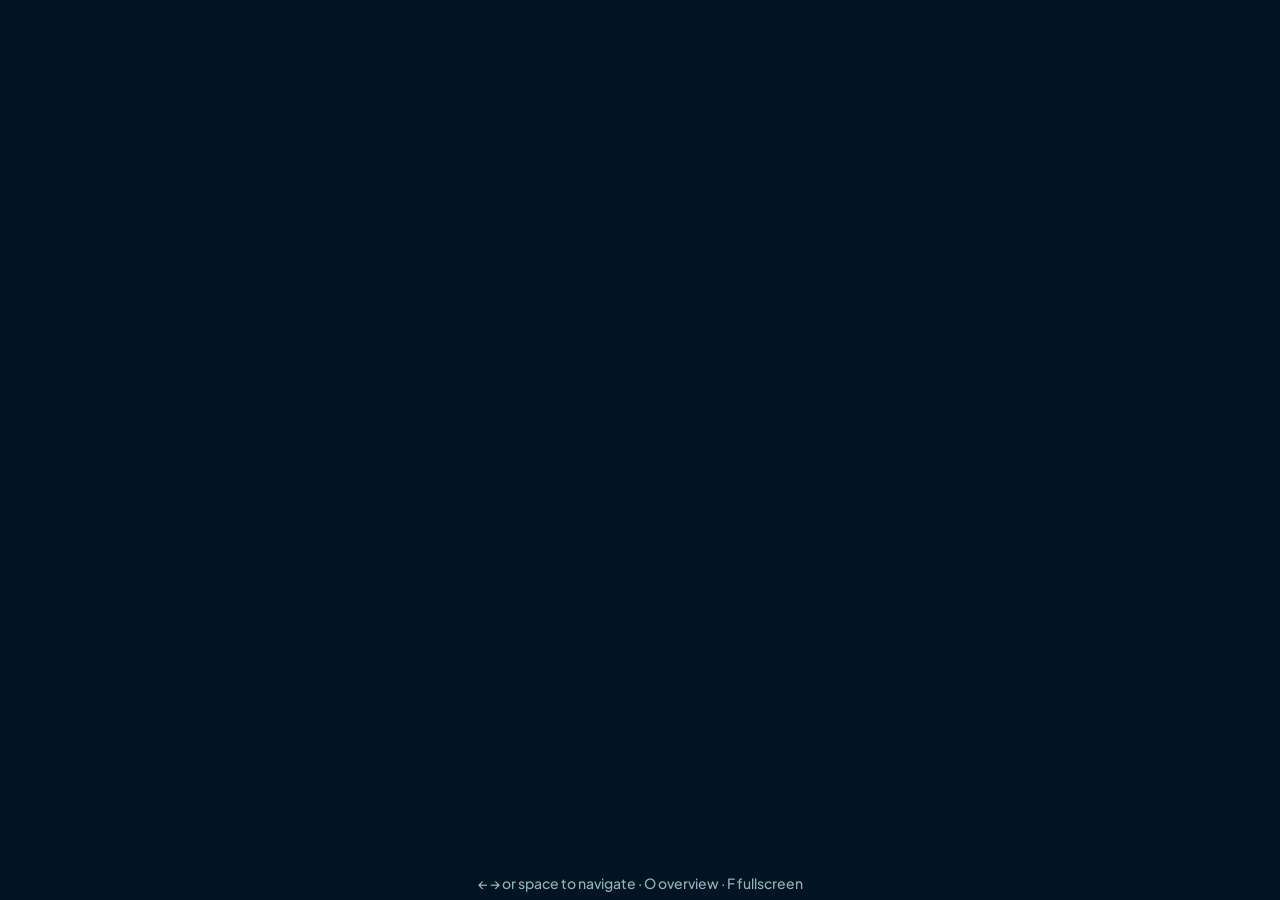
<file: src/template.html>
<!DOCTYPE html>
<html lang="en">
<head>
<meta charset="utf-8">
<meta name="viewport" content="width=device-width, initial-scale=1">
<!-- HTML slides engine: fixed 1920x1080 stage, topic navigation, step reveals and auto-drawn diagram edges. -->
<title>Deck Title</title>
<link rel="preconnect" href="https://fonts.googleapis.com">
<link rel="stylesheet" href="https://fonts.googleapis.com/css2?family=Plus+Jakarta+Sans:wght@400;500;600;700;800&display=swap">
<style>
  :root{
    --bg:#001423; --panel:#04202f; --panel-2:#072a3b; --panel-3:#083544;
    --line:rgba(0,242,212,.22); --line-strong:rgba(0,242,212,.55);
    --teal:#00f2d4; --teal-dim:#00857d; --text:#ffffff;
    --muted:#8fb3b8; --muted-2:#5f8a90; --yellow:#ffac00; --power:#7ee081; --red:#ff5d5d; --violet:#b39dff;
    --font:"Plus Jakarta Sans",system-ui,-apple-system,"Segoe UI",Helvetica,Arial,sans-serif;
    --mono:"SF Mono",Menlo,Consolas,monospace;
  }
  *{box-sizing:border-box}
  html,body{margin:0;height:100%;background:var(--bg);color:var(--text);font-family:var(--font);overflow:hidden}
  body{font-weight:500;-webkit-font-smoothing:antialiased}
  a{color:var(--teal);text-decoration:none}
  a:hover{text-decoration:underline}
  .viewport{position:fixed;inset:0;background:var(--bg)}
  .stage{position:absolute;left:50%;top:50%;width:1920px;height:1080px;transform-origin:center center;overflow:hidden}
  .slide{position:absolute;inset:0;padding:72px 88px 96px;display:none;flex-direction:column;justify-content:center}
  .slide.active{display:flex}

  .eyebrow{font-size:16px;font-weight:700;letter-spacing:.18em;text-transform:uppercase;color:var(--teal)}
  .eyebrow .sep{color:var(--muted-2);margin:0 10px}
  h1{font-size:44px;line-height:1.08;font-weight:800;margin:12px 0 0;letter-spacing:-.015em;max-width:62ch}
  h1 .accent{color:var(--teal)}
  .lede{font-size:20px;line-height:1.45;color:var(--muted);margin:12px 0 0;max-width:90ch}
  .lede b{color:var(--text)}
  .label{font-size:14px;font-weight:800;letter-spacing:.15em;text-transform:uppercase;color:var(--muted-2)}
  code,.mono{font-family:var(--mono);font-size:.9em;color:var(--teal)}
  .footer{position:absolute;left:88px;right:88px;bottom:28px;display:flex;justify-content:space-between;align-items:center;font-size:15px;color:var(--muted-2);gap:40px}
  .footer .wordmark{font-weight:800;font-size:19px;letter-spacing:-.02em;color:var(--text)}
  .footer .wordmark span{color:var(--teal);font-weight:600;margin-left:4px}
  .footer .num{font-variant-numeric:tabular-nums}
  .prog{position:absolute;left:0;top:0;height:3px;background:var(--teal);box-shadow:0 0 14px var(--teal);z-index:60;transition:width .45s}
  .hint{position:fixed;left:50%;bottom:8px;transform:translateX(-50%);font-size:14px;color:var(--muted);transition:opacity .6s;z-index:70}
  .hint.hide{opacity:0}

  [data-in]{opacity:0;transform:translateY(16px);transition:opacity .45s,transform .45s}
  [data-in].vis{opacity:1;transform:none}

  /* status chips */
  .st{display:inline-flex;align-items:center;gap:6px;font-size:13px;font-weight:800;letter-spacing:.1em;text-transform:uppercase;padding:4px 9px;border-radius:6px;white-space:nowrap;line-height:1}
  .st.ok{color:var(--teal);border:1px solid var(--line-strong);background:rgba(0,242,212,.07)}
  .st.part{color:var(--yellow);border:1px solid rgba(255,172,0,.55);background:rgba(255,172,0,.07)}
  .st.no{color:var(--red);border:1px solid rgba(255,93,93,.55);background:rgba(255,93,93,.07)}
  .st.cf{color:var(--violet);border:1px solid rgba(179,157,255,.5)}
  .st.nat{color:var(--power);border:1px solid rgba(126,224,129,.5)}
  .st.pl{color:#7fc8ff;border:1px solid rgba(127,200,255,.5)}

  .card{background:var(--panel);border:1px solid var(--line);border-radius:14px;padding:18px 22px;display:flex;flex-direction:column;gap:8px;min-height:0}
  .card h3{margin:0;font-size:22px;font-weight:800;letter-spacing:-.01em}
  .card p{margin:0;font-size:18px;line-height:1.45;color:#dbe8ea}
  .card.hl{border-color:var(--line-strong);background:var(--panel-3)}
  .card.warn{border-color:rgba(255,172,0,.4);background:rgba(255,172,0,.05)}
  .card.bad{border-color:rgba(255,93,93,.4);background:rgba(255,93,93,.05)}
  .g2{display:grid;grid-template-columns:repeat(2,1fr);gap:20px}
  .g3{display:grid;grid-template-columns:repeat(3,1fr);gap:20px}
  .g4{display:grid;grid-template-columns:repeat(4,1fr);gap:18px}
  .body{flex:0 0 auto;margin-top:28px;display:flex;flex-direction:column;gap:20px}
  ul.t{margin:0;padding-left:18px;font-size:17.5px;line-height:1.5;color:#dbe8ea}
  ul.t li{margin-bottom:4px}
  ul.t li b{color:var(--text)}
  .note{font-size:16.5px;line-height:1.45;color:var(--muted)}
  .note b{color:var(--yellow)}
  .where{font-family:var(--mono);font-size:13.5px;color:var(--muted);border-top:1px solid rgba(143,179,184,.18);padding-top:8px;margin-top:auto}
  .where a{font-family:var(--mono)}

  pre{margin:0;font-family:var(--mono);font-size:16px;line-height:1.55;color:#dbe8ea;white-space:pre;overflow:hidden}
  pre .c{color:var(--muted-2)} pre .m{color:var(--yellow)} pre .k{color:var(--teal)} pre .r{color:var(--power)} pre .e{color:var(--red)}

  /* tables */
  .tbl{border:1px solid var(--line);border-radius:14px;overflow:hidden;background:var(--panel)}
  .tr{display:grid;align-items:center;border-bottom:1px solid rgba(143,179,184,.13)}
  .tr:last-child{border-bottom:0}
  .tr>div{padding:11px 18px;font-size:17px;line-height:1.35;color:#dbe8ea}
  .tr.h>div{font-size:13px;font-weight:800;letter-spacing:.14em;text-transform:uppercase;color:var(--muted-2);background:var(--panel-2)}
  .tr .n{font-weight:800;color:var(--text)}
  .tr.sec>div{font-size:13px;font-weight:800;letter-spacing:.16em;text-transform:uppercase;color:var(--teal);background:rgba(0,242,212,.05);padding:8px 18px}
  .tr.sec.hi>div{color:var(--yellow);background:rgba(255,172,0,.05)}

  /* title */
  .s-title{justify-content:center}
  .g2,.g3,.g4{align-items:start}
  .g2.eq,.g3.eq,.g4.eq{align-items:stretch}
  .s-title h1{font-size:84px;max-width:18ch;line-height:1.03}
  .lockup{display:flex;align-items:center;gap:22px;margin-bottom:28px}
  .lockup .nb{font-size:30px;font-weight:800;letter-spacing:-.025em}
  .lockup .nb i{font-style:normal;color:var(--teal);font-weight:600;margin-left:5px}
  .lockup .x{width:1px;height:32px;background:rgba(143,179,184,.32)}
  .lockup .cu{font-size:26px;font-weight:700;color:var(--muted)}
  .orbit{position:absolute;right:-180px;top:-160px;width:900px;height:900px;opacity:.45;pointer-events:none}
  .orbit circle{fill:none;stroke:rgba(0,242,212,.16)}
  .legend{display:flex;gap:14px;flex-wrap:wrap;align-items:center;margin-top:30px}
  .legend span.l{font-size:15px;color:var(--muted);font-weight:600;margin-right:10px}

  /* diagram helpers */
  .dia{position:relative;background:var(--panel);border:1px solid var(--line);border-radius:18px;overflow:hidden}
  .dia::before{content:"";position:absolute;inset:0;background-image:radial-gradient(rgba(0,242,212,.06) 1px,transparent 1px);background-size:26px 26px;pointer-events:none}
  .dia svg.w{position:absolute;inset:0;width:100%;height:100%}
  .dia svg.w path{fill:none;stroke:rgba(0,242,212,.45);stroke-width:2}
  .dia svg.w path.y{stroke:rgba(255,172,0,.6);stroke-dasharray:6 6}
  .dia svg.w path.r{stroke:rgba(255,93,93,.6);stroke-dasharray:6 6}
  .dia svg.w path.v{stroke:rgba(179,157,255,.65)}
  .dia svg.w text{font-family:var(--font);font-size:13px;font-weight:700;fill:var(--muted);letter-spacing:.06em}
  .nd{position:absolute;background:var(--panel-2);border:1px solid rgba(0,242,212,.25);border-radius:12px;padding:10px 14px;display:flex;flex-direction:column;gap:3px}
  .nd b{font-size:17px;font-weight:800;letter-spacing:-.01em}
  .nd small{font-size:14.5px;color:var(--muted);font-weight:600;line-height:1.35}
  .nd .v{font-family:var(--mono);font-size:13.5px;color:var(--teal)}
  .nd.co{border-color:rgba(179,157,255,.6);background:rgba(179,157,255,.07)}
  .nd.cfx{border-style:dashed;border-color:rgba(179,157,255,.55)}
  .nd.hero{border-color:var(--teal);background:var(--panel-3);box-shadow:0 0 30px rgba(0,242,212,.15)}
  .nd.gap{border-color:rgba(255,93,93,.55);background:rgba(255,93,93,.06)}
  .nd.ext{border-color:rgba(143,179,184,.35);background:rgba(0,20,35,.6)}
  .nd .k{font-size:12px;font-weight:800;letter-spacing:.14em;text-transform:uppercase;color:var(--muted-2)}

  /* mapping slide */
  .map{display:grid;grid-template-columns:repeat(4,1fr);gap:16px}
  .mp{background:var(--panel);border:1px solid var(--line);border-radius:14px;padding:14px 18px;display:flex;flex-direction:column;gap:7px;border-left:5px solid var(--c,var(--teal))}
  .mp .t{font-size:19px;font-weight:800}
  .mp .s{font-size:14px;color:var(--muted);font-weight:600}
  .mp .row{display:flex;justify-content:space-between;gap:10px;align-items:center;font-size:15.5px;color:#dbe8ea;padding:5px 0;border-top:1px solid rgba(143,179,184,.12)}
  .mp .row code{font-size:13.5px}
  .mp .row>span:first-child{flex:1}
  .dia svg.e{position:absolute;inset:0;width:100%;height:100%;pointer-events:none;overflow:visible}
  .dia svg.e path{fill:none;stroke:rgba(0,242,212,.5);stroke-width:2}
  .dia svg.e path.v{stroke:rgba(179,157,255,.7)}
  .dia svg.e path.r{stroke:rgba(255,93,93,.6);stroke-dasharray:6 6}
  .dia svg.e path.y{stroke:rgba(255,172,0,.6);stroke-dasharray:6 6}
  .dia svg.e text{font-family:var(--font);font-size:13px;font-weight:700;fill:var(--muted);letter-spacing:.05em;paint-order:stroke;stroke:var(--panel);stroke-width:5px}

  /* flow */
  .flow{display:flex;align-items:stretch;gap:0}
  .fs{flex:1;background:var(--panel);border:1px solid var(--line);border-radius:12px;padding:12px 14px;display:flex;flex-direction:column;gap:5px;position:relative}
  .fs + .fs{margin-left:22px}
  .fs + .fs::before{content:"";position:absolute;left:-17px;top:50%;width:10px;height:10px;border-top:3px solid var(--teal);border-right:3px solid var(--teal);transform:translateY(-50%) rotate(45deg)}
  .fs .n{font-size:12px;font-weight:800;letter-spacing:.14em;text-transform:uppercase;color:var(--muted-2)}
  .fs b{font-size:18px;font-weight:800}
  .fs small{font-size:15px;color:var(--muted);font-weight:600;line-height:1.35}
  .fs .st{align-self:flex-start;margin-top:auto}
  .fs.bad{border-color:rgba(255,93,93,.45)}
  .fs.part{border-color:rgba(255,172,0,.45)}

  /* tree */
  .tree{font-family:var(--mono);font-size:17px;line-height:1.75;color:#dbe8ea;white-space:pre}
  .tree .p{color:var(--teal)}
  .tree .z{color:var(--violet)}
  .tree .m{color:var(--muted-2)}
  .tree .rv{color:var(--yellow)}

  /* nested address plan (platform deck style) */
  .ipd{position:relative;height:560px}
  .ipb{position:absolute;border:1px solid rgba(0,242,212,.2);border-radius:14px;background:rgba(4,32,47,.55)}
  .ipb>.h{position:absolute;left:16px;right:16px;top:12px;display:flex;justify-content:space-between;align-items:center;gap:10px;font-size:14px;font-weight:800;letter-spacing:.12em;text-transform:uppercase;color:var(--muted-2)}
  .ipb>.h b{font-family:var(--mono);font-size:16px;letter-spacing:0;text-transform:none;color:var(--text);font-weight:700;margin-left:6px}
  .ipb.vrf{border-style:dashed;border-color:rgba(255,172,0,.35);background:transparent}
  .ipb.vrf>.h{color:rgba(255,172,0,.8)}
  .ipb.pool{border-color:rgba(179,157,255,.45)}
  .ipb.pool>.h{color:var(--violet)}
  .ipb.green{border-style:dashed;border-color:rgba(0,242,212,.45)}
  .tgs{display:flex;gap:6px;flex-wrap:wrap}
  .tg{font-size:14px;font-weight:800;letter-spacing:.04em;text-transform:none;padding:4px 8px;border-radius:6px;border:1px solid rgba(143,179,184,.3);color:var(--muted);white-space:nowrap}
  .tg.z{color:var(--violet);border-color:rgba(179,157,255,.5)}
  .tg.s{color:var(--teal);border-color:var(--line-strong)}
  .ipin{position:absolute;left:12px;right:12px;top:46px;display:flex;flex-direction:column;gap:8px}
  .ipu{display:grid;grid-template-columns:1fr 54px;gap:10px;align-items:center}
  .ipu .bar{height:9px;border-radius:5px;background:rgba(143,179,184,.16);overflow:hidden}
  .ipu .bar i{display:block;height:100%;background:var(--teal);border-radius:5px}
  .ipu em{font-style:normal;font-size:14px;font-weight:800;color:var(--teal);text-align:right;font-variant-numeric:tabular-nums}
  .iprow{display:grid;grid-template-columns:auto 1fr;gap:16px;align-items:center;padding:7px 10px;border-radius:8px;background:rgba(0,20,35,.6);border:1px solid rgba(143,179,184,.16)}
  .iprow .a{font-family:var(--mono);font-size:14.5px;color:var(--teal);white-space:nowrap}
  .iprow .t{font-size:14.5px;font-weight:600;color:var(--muted);text-align:right;line-height:1.25}
  .iprow .t s{text-decoration:none;display:block;font-size:13.5px;color:var(--teal)}
  .iprow.rng{border-style:dashed}
  .iprow.rv .a,.iprow.rv .t s{color:var(--yellow)}
  .iprow.nx{border-style:dashed;border-color:rgba(0,242,212,.4)}
  .ipmore{font-size:14px;font-weight:700;color:var(--muted-2);padding:0 10px}

  /* NetBox links */
  a.nb{display:inline-flex;align-items:center;gap:5px;font-family:var(--mono);font-size:13px;font-weight:700;color:var(--teal);border:1px solid var(--line-strong);border-radius:6px;padding:3px 8px;background:rgba(0,242,212,.06);white-space:nowrap;text-decoration:none;line-height:1.2}
  a.nb::after{content:"\2197";font-family:var(--font)}
  a.nb:hover{background:var(--teal);color:var(--bg);text-decoration:none}
  span.nb.none{display:inline-flex;font-size:12.5px;font-weight:700;color:var(--muted-2);border:1px dashed rgba(143,179,184,.35);border-radius:6px;padding:3px 8px;white-space:nowrap}
  a.lk{color:inherit;text-decoration:underline;text-decoration-color:rgba(0,242,212,.55);text-underline-offset:3px;text-decoration-thickness:1.5px}
  a.lk:hover{color:var(--teal)}
  .links{display:flex;gap:6px;flex-wrap:wrap;margin-top:8px}
  .tr .links{margin-top:0}

  .tbl.tight .tr>div{padding:7px 18px}  .lg{display:inline-block;background-repeat:no-repeat;background-position:left center;background-size:contain;flex:none}
  .footer .right{display:flex;align-items:center;gap:22px}
  /* topic navigation */
  .topics{position:absolute;left:88px;right:88px;top:14px;display:flex;justify-content:center;align-items:center;gap:2px;z-index:80}
  .tsec{position:relative}
  .tsec>button{background:none;border:0;font-family:var(--font);font-size:14px;font-weight:800;letter-spacing:.1em;text-transform:uppercase;color:var(--muted-2);padding:7px 11px;border-radius:8px;cursor:pointer;white-space:nowrap;position:relative;display:flex;align-items:center;gap:6px;transition:color .2s,background .2s}
  .tsec>button svg{width:10px;height:10px;stroke:currentColor;fill:none;stroke-width:3;stroke-linecap:round;stroke-linejoin:round;opacity:.7}
  .tsec:hover>button,.tsec.open>button{color:var(--text);background:rgba(0,242,212,.09)}
  .tsec.cur>button{color:var(--teal)}
  .tsec.cur>button::after{content:"";position:absolute;left:11px;right:11px;bottom:1px;height:2px;border-radius:2px;background:var(--teal);box-shadow:0 0 10px var(--teal)}
  .topics>span{width:1px;height:11px;background:rgba(143,179,184,.22);flex:none}
  .dd{position:absolute;left:50%;top:100%;padding-top:8px;min-width:300px;transform:translate(-50%,-4px);opacity:0;visibility:hidden;transition:opacity .15s,transform .15s,visibility .15s}
  .tsec:hover .dd,.tsec.open .dd{opacity:1;visibility:visible;transform:translate(-50%,0)}
  .tsec.hush .dd{opacity:0;visibility:hidden}
  .dd .in{background:var(--panel-2);border:1px solid var(--line-strong);border-radius:14px;padding:8px;box-shadow:0 24px 60px rgba(0,0,0,.6)}
  .dd button{display:grid;grid-template-columns:30px 1fr;gap:6px;align-items:baseline;width:100%;text-align:left;background:none;border:0;font-family:var(--font);font-size:15px;font-weight:700;color:#dbe8ea;padding:9px 12px;border-radius:9px;cursor:pointer;white-space:nowrap}
  .dd button em{font-style:normal;font-size:14px;color:var(--muted-2);font-weight:800;font-variant-numeric:tabular-nums}
  .dd button:hover{background:rgba(0,242,212,.1);color:var(--text)}
  .dd button.cur{background:var(--panel-3);color:var(--teal)}
  .dd button.cur em{color:var(--teal)}

  /* overview */
  .ov{position:fixed;inset:0;background:rgba(0,10,18,.96);z-index:90;display:none;padding:48px 60px;overflow:auto}
  .ov.on{display:block}
  .ov h2{margin:0 0 20px;font-size:24px}
  .ovg{display:grid;grid-template-columns:repeat(4,1fr);gap:10px}
  .ovg button{text-align:left;background:var(--panel);border:1px solid var(--line);border-radius:10px;padding:12px 15px;color:var(--text);font-family:var(--font);font-size:15px;font-weight:700;cursor:pointer}
  .ovg button:hover,.ovg button.cur{border-color:var(--teal);background:var(--panel-3)}
  .ovg em{font-style:normal;color:var(--teal);margin-right:10px}
</style>
</head>
<body>
<div class="viewport">
<div class="prog" id="prog"></div>
<div class="stage" id="stage">
<nav class="topics" id="topics"></nav>
</div>
</div>
<div class="hint" id="hint">&larr; &rarr; or space to navigate &middot; O overview &middot; F fullscreen</div>
<div class="ov" id="ov"><h2>Slides</h2><div class="ovg" id="ovg"></div></div>

<script>
(function(){
  const stage = document.getElementById('stage');
  const slides = [...document.querySelectorAll('.slide')];
  const prog = document.getElementById('prog');
  let cur = 0, step = 0;
  const showAll = location.search.includes('all');

  function fit(){
    const s = Math.min(innerWidth / 1920, innerHeight / 1080);
    stage.style.transform = `translate(-50%,-50%) scale(${s})`;
  }
  addEventListener('resize', fit); fit();
  document.fonts && document.fonts.ready.then(() => paint());

  const steps = el => Math.max(0, ...[...el.querySelectorAll('[data-in]')].map(n => +n.dataset.in));
  function paint(){
    slides.forEach((s, i) => s.classList.toggle('active', i === cur));
    const el = slides[cur];
    el.querySelectorAll('[data-in]').forEach(n => n.classList.toggle('vis', +n.dataset.in <= step));
    el.querySelectorAll('.footer .num').forEach(n => n.textContent = `${cur + 1} / ${slides.length}`);
    prog.style.width = `${(cur + 1) / slides.length * 100}%`;
    history.replaceState(null, '', location.search + `#${cur + 1}`);
    edges(el);
    navPaint();
  }
  function edges(el){
    el.querySelectorAll('.dia[data-edges]').forEach(d => {
      d.querySelector('svg.e')?.remove();
      const ns = 'http://www.w3.org/2000/svg', svg = document.createElementNS(ns, 'svg');
      svg.setAttribute('class', 'e');
      const box = n => ({l: n.offsetLeft, t: n.offsetTop, r: n.offsetLeft + n.offsetWidth, b: n.offsetTop + n.offsetHeight});
      d.dataset.edges.split(';').forEach(spec => {
        const [pair, label = '', cls = ''] = spec.split('|'), [a, b] = pair.split('>');
        const A = d.querySelector(`[data-id="${a}"]`), B = d.querySelector(`[data-id="${b}"]`);
        if (!A || !B) return;
        const p = box(A), q = box(B);
        let x1, y1, x2, y2, path;
        const vert = d.dataset.prefer === 'v' && q.t >= p.b - 4;
        if (!vert && q.l >= p.r - 4) { x1 = p.r; y1 = (p.t + p.b) / 2; x2 = q.l; y2 = (q.t + q.b) / 2; const m = (x1 + x2) / 2; path = `M${x1} ${y1} C ${m} ${y1}, ${m} ${y2}, ${x2} ${y2}`; }
        else if (vert || q.t >= p.b - 4) { x1 = Math.max(p.l + 30, Math.min(p.r - 30, (q.l + q.r) / 2)); y1 = p.b; x2 = Math.max(q.l + 30, Math.min(q.r - 30, x1)); y2 = q.t; const m = (y1 + y2) / 2; path = `M${x1} ${y1} C ${x1} ${m}, ${x2} ${m}, ${x2} ${y2}`; }
        else { x1 = (p.l + p.r) / 2; y1 = p.t; x2 = (q.l + q.r) / 2; y2 = q.b; const m = (y1 + y2) / 2; path = `M${x1} ${y1} C ${x1} ${m}, ${x2} ${m}, ${x2} ${y2}`; }
        const e = document.createElementNS(ns, 'path'); e.setAttribute('d', path); if (cls) e.setAttribute('class', cls); svg.appendChild(e);
        if (label) { const t = document.createElementNS(ns, 'text'); t.setAttribute('x', (x1 + x2) / 2 + (Math.abs(x2 - x1) < 20 ? 8 : 0)); t.setAttribute('y', (y1 + y2) / 2 - 7); t.setAttribute('text-anchor', Math.abs(x2 - x1) < 20 ? 'start' : 'middle'); t.textContent = label; svg.appendChild(t); }
      });
      d.appendChild(svg);
    });
  }
  // topic bar: a section starts at each slide with data-topic
  const topicsEl = document.getElementById('topics');
  const groups = [];
  slides.forEach((sl, i) => { if (sl.dataset.topic || !groups.length) groups.push({name: sl.dataset.topic || 'Intro', idx: []}); groups[groups.length - 1].idx.push(i); });
  const caret = '<svg viewBox="0 0 10 10"><path d="M2 3.5 5 6.5 8 3.5"/></svg>';
  groups.forEach((g, gi) => {
    if (gi) topicsEl.appendChild(document.createElement('span'));
    const sec = document.createElement('div'); sec.className = 'tsec';
    const btn = document.createElement('button'); btn.type = 'button';
    btn.innerHTML = g.name + (g.idx.length > 1 ? caret : '');
    btn.onclick = e => { e.stopPropagation(); go(g.idx[0]); sec.classList.add('hush'); };
    sec.onmouseleave = () => sec.classList.remove('hush');
    sec.appendChild(btn);
    if (g.idx.length > 1) {
      const dd = document.createElement('div'); dd.className = 'dd';
      const inn = document.createElement('div'); inn.className = 'in';
      g.idx.forEach(i => {
        const b = document.createElement('button'); b.type = 'button'; b.dataset.i = i;
        b.innerHTML = `<em>${String(i + 1).padStart(2, '0')}</em>${slides[i].dataset.title}`;
        b.onclick = e => { e.stopPropagation(); go(i); sec.classList.add('hush'); };
        inn.appendChild(b);
      });
      dd.appendChild(inn); sec.appendChild(dd);
    }
    g.el = sec; topicsEl.appendChild(sec);
  });
  function navPaint(){
    groups.forEach(g => {
      g.el.classList.toggle('cur', g.idx.includes(cur));
      g.el.querySelectorAll('.dd button').forEach(b => b.classList.toggle('cur', +b.dataset.i === cur));
    });
  }

  function go(i, atEnd){
    cur = Math.max(0, Math.min(slides.length - 1, i));
    step = (atEnd || showAll) ? steps(slides[cur]) : 0;
    paint();
  }
  function next(){ step < steps(slides[cur]) ? (step++, paint()) : go(cur + 1); }
  function prev(){ step > 0 ? (step--, paint()) : go(cur - 1, true); }

  const ov = document.getElementById('ov'), ovg = document.getElementById('ovg');
  slides.forEach((s, i) => {
    const b = document.createElement('button');
    b.innerHTML = `<em>${String(i + 1).padStart(2, '0')}</em>${s.dataset.title}`;
    b.onclick = () => { ov.classList.remove('on'); go(i); };
    ovg.appendChild(b);
  });

  addEventListener('keydown', e => {
    if (e.key === 'o' || e.key === 'O') { ov.classList.toggle('on'); [...ovg.children].forEach((b, i) => b.classList.toggle('cur', i === cur)); return; }
    if (e.key === 'Escape') { ov.classList.remove('on'); return; }
    if (e.key === 'f' || e.key === 'F') { document.fullscreenElement ? document.exitFullscreen() : document.documentElement.requestFullscreen(); return; }
    if (['ArrowRight', 'PageDown', ' ', 'Enter'].includes(e.key)) { e.preventDefault(); next(); }
    if (['ArrowLeft', 'PageUp', 'Backspace'].includes(e.key)) { e.preventDefault(); prev(); }
    if (e.key === 'Home') go(0);
    if (e.key === 'End') go(slides.length - 1);
    if (e.key === 'a' || e.key === 'A') { step = steps(slides[cur]); paint(); }
  });
  stage.addEventListener('click', e => { if (!e.target.closest('a,button,.topics')) next(); });
  setTimeout(() => document.getElementById('hint').classList.add('hide'), 4000);

  const h = parseInt(location.hash.slice(1), 10);
  go(isNaN(h) ? 0 : h - 1);
})();
</script>
</body>
</html>
</file>
